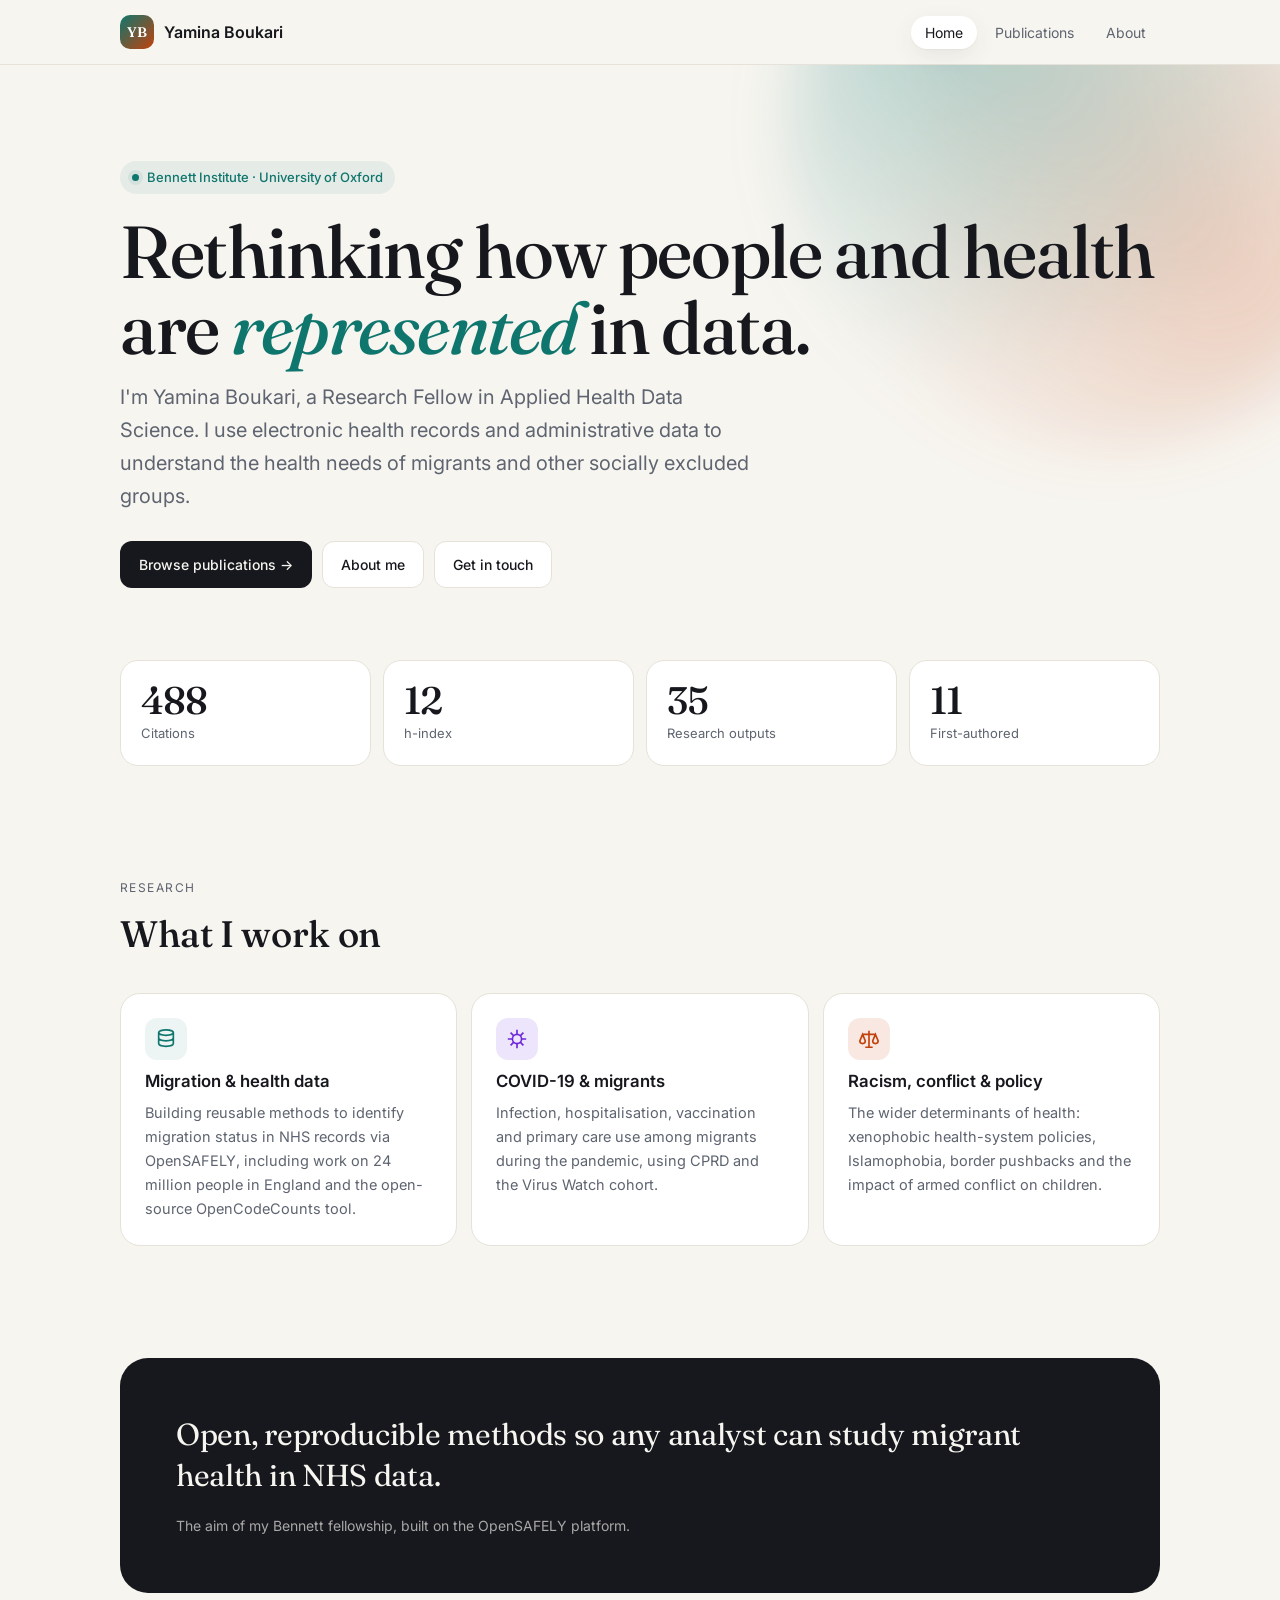
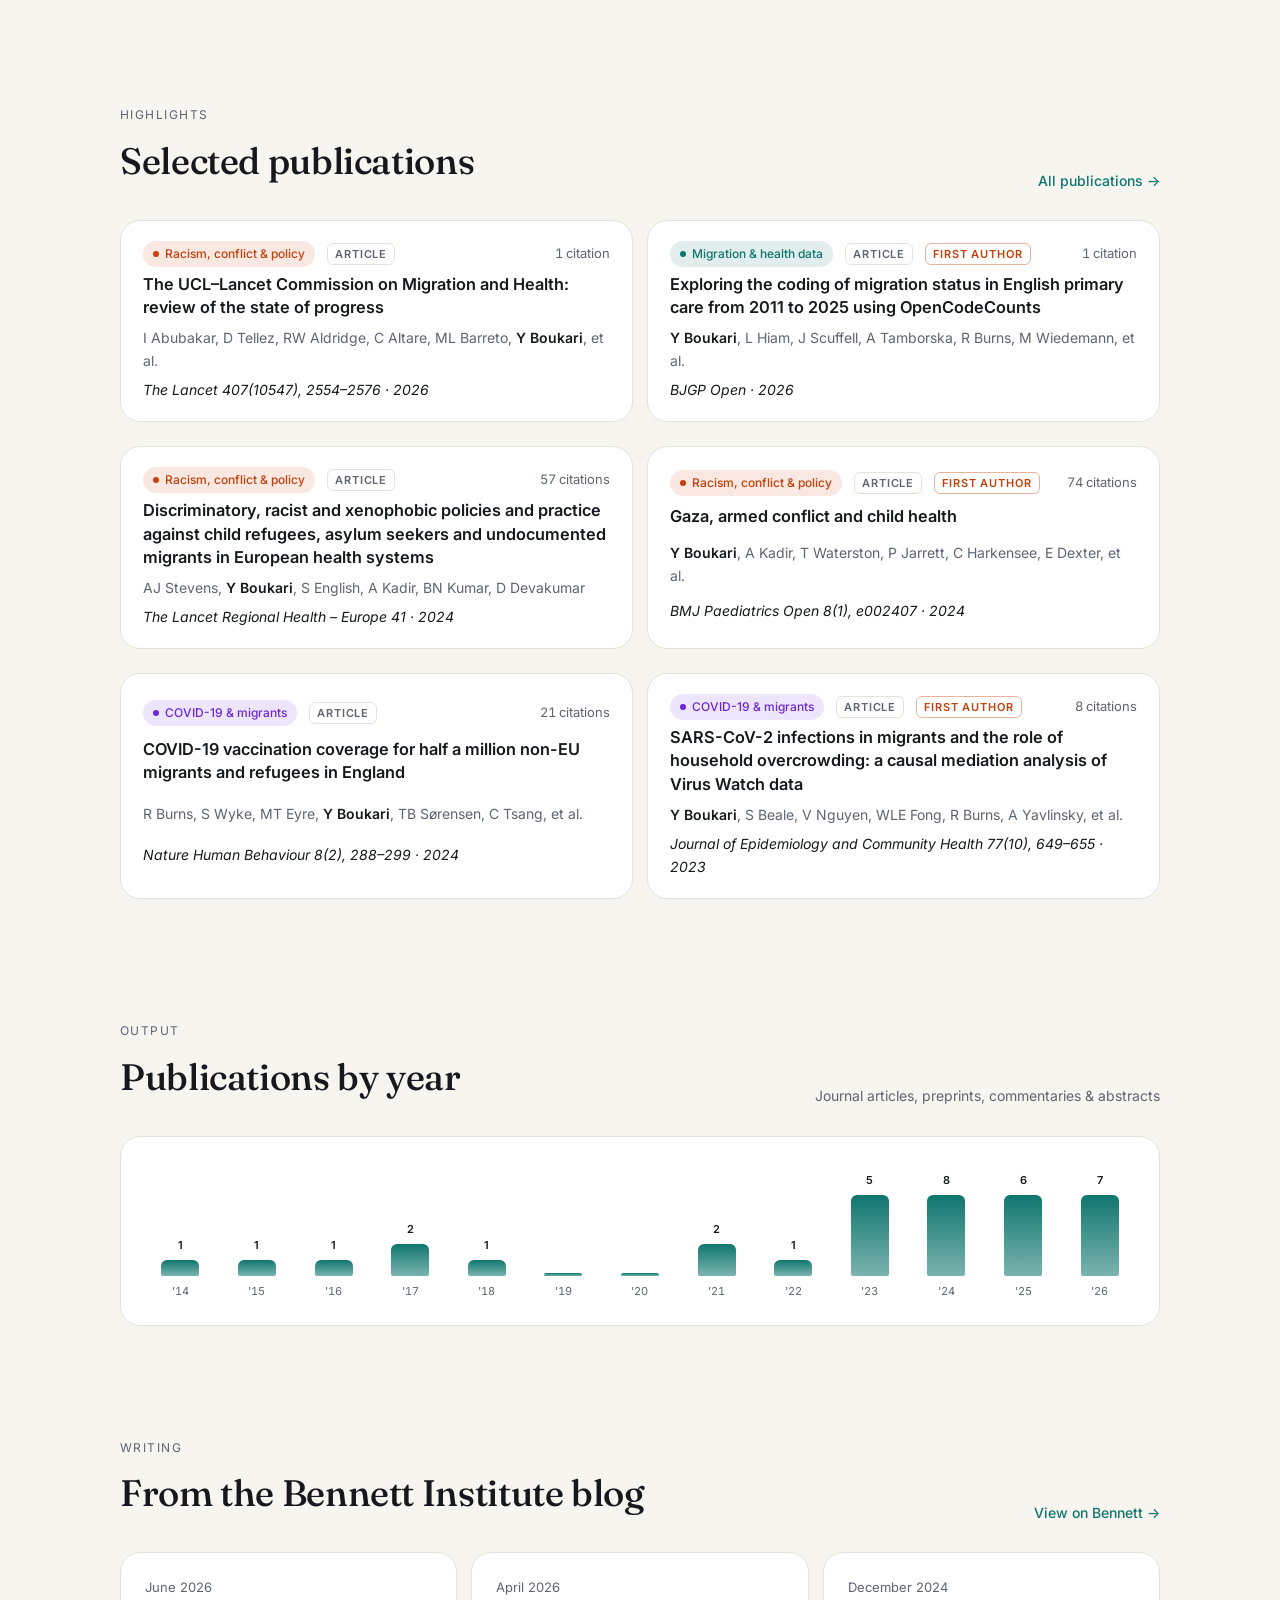
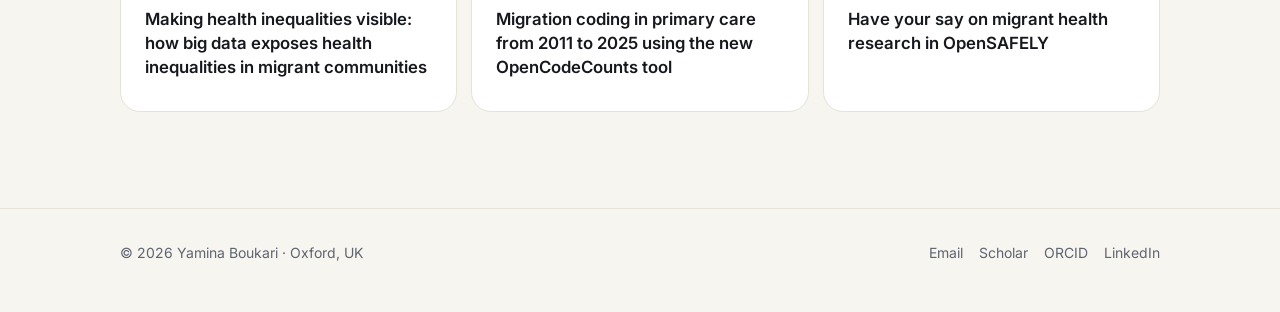
<file: index.html>
<!doctype html>
<html lang="en">
<head>
<meta charset="utf-8">
<meta name="viewport" content="width=device-width, initial-scale=1">
<link rel="preconnect" href="https://fonts.googleapis.com">
<link rel="preconnect" href="https://fonts.gstatic.com" crossorigin>
<link href="https://fonts.googleapis.com/css2?family=Fraunces:ital,opsz,wght@0,9..144,400;0,9..144,500;1,9..144,400;1,9..144,500&family=Inter:wght@400;500;600&display=swap" rel="stylesheet">
<link rel="stylesheet" href="styles.css">
<noscript><style>.reveal{opacity:1;transform:none}</style></noscript>
<title>Dr Yamina Boukari · Research Fellow, University of Oxford</title>
<meta name="description" content="Dr Yamina Boukari is a Research Fellow in Applied Health Data Science at the Bennett Institute, University of Oxford, researching migrant health and health inequalities using electronic health records.">
<meta name="author" content="Yamina Boukari">
<link rel="canonical" href="https://yaminaboukari.com/">
<link rel="icon" href="favicon.svg" type="image/svg+xml">
<link rel="icon" href="favicon-32.png" sizes="32x32" type="image/png">
<link rel="apple-touch-icon" href="apple-touch-icon.png">
<meta name="theme-color" content="#0f766e">
<meta property="og:type" content="profile">
<meta property="og:site_name" content="Yamina Boukari">
<meta property="og:title" content="Dr Yamina Boukari · Research Fellow, University of Oxford">
<meta property="og:description" content="Dr Yamina Boukari is a Research Fellow in Applied Health Data Science at the Bennett Institute, University of Oxford, researching migrant health and health inequalities using electronic health records.">
<meta property="og:url" content="https://yaminaboukari.com/">
<meta property="og:image" content="https://yaminaboukari.com/og-image.png">
<meta property="og:image:width" content="1200">
<meta property="og:image:height" content="630">
<meta name="twitter:card" content="summary_large_image">
<script type="application/ld+json">
{
 "@context": "https://schema.org",
 "@type": "Person",
 "@id": "https://yaminaboukari.com/#person",
 "name": "Yamina Boukari",
 "honorificPrefix": "Dr",
 "url": "https://yaminaboukari.com/",
 "image": "https://yaminaboukari.com/og-image.png",
 "jobTitle": "Research Fellow in Applied Health Data Science",
 "email": "mailto:yamina.boukari@jesus.ox.ac.uk",
 "worksFor": [
  {
   "@type": "Organization",
   "name": "Bennett Institute for Applied Data Science, University of Oxford",
   "url": "https://www.bennett.ox.ac.uk/"
  },
  {
   "@type": "CollegeOrUniversity",
   "name": "Jesus College, University of Oxford",
   "url": "https://www.jesus.ox.ac.uk/"
  }
 ],
 "alumniOf": [
  {
   "@type": "CollegeOrUniversity",
   "name": "University College London"
  },
  {
   "@type": "CollegeOrUniversity",
   "name": "University of Nottingham"
  }
 ],
 "knowsAbout": [
  "Migrant health",
  "Health inequalities",
  "Inclusion health",
  "Electronic health records",
  "Causal inference",
  "Open science",
  "OpenSAFELY",
  "Public health data science"
 ],
 "knowsLanguage": [
  "English",
  "Arabic"
 ],
 "identifier": {
  "@type": "PropertyValue",
  "propertyID": "ORCID",
  "value": "0000-0002-9171-6922"
 },
 "sameAs": [
  "https://orcid.org/0000-0002-9171-6922",
  "https://scholar.google.com/citations?user=hKmk0z4AAAAJ",
  "https://www.linkedin.com/in/yaminaboukari/",
  "https://www.researchgate.net/profile/Yamina-Boukari",
  "https://www.bennett.ox.ac.uk/about-us/yamina-boukari/",
  "https://www.jesus.ox.ac.uk/about-jesus-college/our-community/people/dr-yamina-boukari/"
 ]
}
</script>
</head>
<body data-page="home">
<header class="hero">
  <div class="wrap">
    <span class="eyebrow">Bennett Institute · University of Oxford</span>
    <h1 class="serif">Rethinking how people and health are <em>represented</em> in data.</h1>
    <p class="lead">I'm Yamina Boukari, a Research Fellow in Applied Health Data Science. I use electronic health records and administrative data to understand the health needs of migrants and other socially excluded groups.</p>
    <div class="btns">
      <a class="btn primary" href="publications.html">Browse publications →</a>
      <a class="btn" href="about.html">About me</a>
      <a class="btn" href="mailto:yamina.boukari@jesus.ox.ac.uk">Get in touch</a>
    </div>
  </div>
</header>

<main class="wrap">
  <section style="padding-top:0">
    <div class="stats" id="stats"><!-- build:stats -->
<div class="stat reveal"><b data-n="488">488</b><span>Citations</span></div>
<div class="stat reveal"><b data-n="12">12</b><span>h-index</span></div>
<div class="stat reveal"><b data-n="35">35</b><span>Research outputs</span></div>
<div class="stat reveal"><b data-n="11">11</b><span>First-authored</span></div>
<!-- /build:stats --></div>
  </section>

  <section>
    <div class="sec-head"><div><p class="kicker">Research</p><h2>What I work on</h2></div></div>
    <div class="grid g3">
      <div class="card lift reveal">
        <div class="icon"><svg viewBox="0 0 24 24" fill="none" stroke="currentColor" stroke-width="1.8"><ellipse cx="12" cy="5" rx="8" ry="3"/><path d="M4 5v6c0 1.7 3.6 3 8 3s8-1.3 8-3V5M4 11v6c0 1.7 3.6 3 8 3s8-1.3 8-3v-6"/></svg></div>
        <h3>Migration &amp; health data</h3>
        <p>Building reusable methods to identify migration status in NHS records via OpenSAFELY, including work on 24 million people in England and the open-source OpenCodeCounts tool.</p>
      </div>
      <div class="card lift reveal">
        <div class="icon" style="color:var(--t-covid);background:color-mix(in srgb,var(--t-covid) 12%,transparent)"><svg viewBox="0 0 24 24" fill="none" stroke="currentColor" stroke-width="1.8"><circle cx="12" cy="12" r="5"/><path d="M12 2v5M12 17v5M2 12h5M17 12h5M5 5l3.5 3.5M15.5 15.5 19 19M5 19l3.5-3.5M15.5 8.5 19 5"/></svg></div>
        <h3>COVID-19 &amp; migrants</h3>
        <p>Infection, hospitalisation, vaccination and primary care use among migrants during the pandemic, using CPRD and the Virus Watch cohort.</p>
      </div>
      <div class="card lift reveal">
        <div class="icon" style="color:var(--t-justice);background:color-mix(in srgb,var(--t-justice) 12%,transparent)"><svg viewBox="0 0 24 24" fill="none" stroke="currentColor" stroke-width="1.8"><path d="M12 3v18M5 7h14M5 7l-3 7a3 3 0 0 0 6 0L5 7ZM19 7l-3 7a3 3 0 0 0 6 0l-3-7ZM8 21h8"/></svg></div>
        <h3>Racism, conflict &amp; policy</h3>
        <p>The wider determinants of health: xenophobic health-system policies, Islamophobia, border pushbacks and the impact of armed conflict on children.</p>
      </div>
    </div>
  </section>

  <section>
    <div class="band reveal">
      <p>Open, reproducible methods so any analyst can study migrant health in NHS data.</p>
      <small>The aim of my Bennett fellowship, built on the OpenSAFELY platform.</small>
    </div>
  </section>

  <section>
    <div class="sec-head"><div><p class="kicker">Highlights</p><h2>Selected publications</h2></div><a class="link" href="publications.html">All publications →</a></div>
    <div class="grid g2" id="featured"><!-- build:featured -->
<article class="card lift pub reveal">
  <div class="meta"><span class="tag t-justice">Racism, conflict & policy</span><span class="type">Article</span><span class="cites">1 citation</span></div>
  <a class="title" href="https://doi.org/10.1016/s0140-6736(26)00494-0" target="_blank" rel="noopener">The UCL–Lancet Commission on Migration and Health: review of the state of progress</a>
  <div class="authors">I Abubakar, D Tellez, RW Aldridge, C Altare, ML Barreto, <b>Y Boukari</b>, et al.</div>
  <div class="venue">The Lancet 407(10547), 2554–2576 · 2026</div>
</article>
<article class="card lift pub reveal">
  <div class="meta"><span class="tag t-data">Migration & health data</span><span class="type">Article</span><span class="type first">First author</span><span class="cites">1 citation</span></div>
  <a class="title" href="https://doi.org/10.3399/BJGPO.2025.0138" target="_blank" rel="noopener">Exploring the coding of migration status in English primary care from 2011 to 2025 using OpenCodeCounts</a>
  <div class="authors"><b>Y Boukari</b>, L Hiam, J Scuffell, A Tamborska, R Burns, M Wiedemann, et al.</div>
  <div class="venue">BJGP Open · 2026</div>
</article>
<article class="card lift pub reveal">
  <div class="meta"><span class="tag t-justice">Racism, conflict & policy</span><span class="type">Article</span><span class="cites">57 citations</span></div>
  <a class="title" href="https://doi.org/10.1016/j.lanepe.2023.100834" target="_blank" rel="noopener">Discriminatory, racist and xenophobic policies and practice against child refugees, asylum seekers and undocumented migrants in European health systems</a>
  <div class="authors">AJ Stevens, <b>Y Boukari</b>, S English, A Kadir, BN Kumar, D Devakumar</div>
  <div class="venue">The Lancet Regional Health – Europe 41 · 2024</div>
</article>
<article class="card lift pub reveal">
  <div class="meta"><span class="tag t-justice">Racism, conflict & policy</span><span class="type">Article</span><span class="type first">First author</span><span class="cites">74 citations</span></div>
  <a class="title" href="https://doi.org/10.1136/bmjpo-2023-002407" target="_blank" rel="noopener">Gaza, armed conflict and child health</a>
  <div class="authors"><b>Y Boukari</b>, A Kadir, T Waterston, P Jarrett, C Harkensee, E Dexter, et al.</div>
  <div class="venue">BMJ Paediatrics Open 8(1), e002407 · 2024</div>
</article>
<article class="card lift pub reveal">
  <div class="meta"><span class="tag t-covid">COVID-19 & migrants</span><span class="type">Article</span><span class="cites">21 citations</span></div>
  <a class="title" href="https://doi.org/10.1038/s41562-023-01768-6" target="_blank" rel="noopener">COVID-19 vaccination coverage for half a million non-EU migrants and refugees in England</a>
  <div class="authors">R Burns, S Wyke, MT Eyre, <b>Y Boukari</b>, TB Sørensen, C Tsang, et al.</div>
  <div class="venue">Nature Human Behaviour 8(2), 288–299 · 2024</div>
</article>
<article class="card lift pub reveal">
  <div class="meta"><span class="tag t-covid">COVID-19 & migrants</span><span class="type">Article</span><span class="type first">First author</span><span class="cites">8 citations</span></div>
  <a class="title" href="https://doi.org/10.1136/jech-2022-220251" target="_blank" rel="noopener">SARS-CoV-2 infections in migrants and the role of household overcrowding: a causal mediation analysis of Virus Watch data</a>
  <div class="authors"><b>Y Boukari</b>, S Beale, V Nguyen, WLE Fong, R Burns, A Yavlinsky, et al.</div>
  <div class="venue">Journal of Epidemiology and Community Health 77(10), 649–655 · 2023</div>
</article>
<!-- /build:featured --></div>
  </section>

  <section>
    <div class="sec-head"><div><p class="kicker">Output</p><h2>Publications by year</h2></div><span class="count">Journal articles, preprints, commentaries &amp; abstracts</span></div>
    <div class="card"><div class="bars" id="bars"></div></div>
  </section>

  <section>
    <div class="sec-head"><div><p class="kicker">Writing</p><h2>From the Bennett Institute blog</h2></div><a class="link" href="https://www.bennett.ox.ac.uk/about-us/yamina-boukari/" target="_blank" rel="noopener">View on Bennett →</a></div>
    <div class="grid g3">
      <a class="card reveal" href="https://www.bennett.ox.ac.uk/about-us/yamina-boukari/" target="_blank" rel="noopener"><div class="meta">June 2026</div><h3>Making health inequalities visible: how big data exposes health inequalities in migrant communities</h3></a>
      <a class="card reveal" href="https://www.bennett.ox.ac.uk/about-us/yamina-boukari/" target="_blank" rel="noopener"><div class="meta">April 2026</div><h3>Migration coding in primary care from 2011 to 2025 using the new OpenCodeCounts tool</h3></a>
      <a class="card reveal" href="https://www.bennett.ox.ac.uk/about-us/yamina-boukari/" target="_blank" rel="noopener"><div class="meta">December 2024</div><h3>Have your say on migrant health research in OpenSAFELY</h3></a>
    </div>
  </section>
</main>

<script src="data.js"></script>
<script src="site.js"></script>
<script>
(() => {
  const S = SITE.stats, P = SITE.pubs;
  const first = P.filter(isFirst).length;
  document.getElementById("stats").innerHTML = [
    [S.citations, "Citations"], [S.hIndex, "h-index"], [P.length, "Research outputs"], [first, "First-authored"]
  ].map(([n, l]) => `<div class="stat reveal"><b data-n="${n}">0</b><span>${l}</span></div>`).join("");
  document.querySelectorAll("[data-n]").forEach(el => {
    const n = +el.dataset.n, t0 = performance.now();
    const step = t => { const k = Math.min(1, (t - t0) / 1200); el.textContent = Math.round(n * (1 - Math.pow(1 - k, 3))); if (k < 1) requestAnimationFrame(step); };
    requestAnimationFrame(step);
  });
  document.getElementById("featured").innerHTML = P.filter(p => p.featured).map(pubCard).join("");
  const years = {}; P.forEach(p => years[p.y] = (years[p.y] || 0) + 1);
  const ys = Object.keys(years).map(Number); const min = Math.min(...ys), max = Math.max(...ys);
  const top = Math.max(...Object.values(years)); let html = "";
  for (let y = min; y <= max; y++) { const n = years[y] || 0; html += `<div class="bar" title="${n} in ${y}"><em>${n || ""}</em><i style="height:${n / top * 100}%"></i><span>'${String(y).slice(2)}</span></div>`; }
  document.getElementById("bars").innerHTML = html;
  observeReveal();
})();
</script>
</body>
</html>
</file>
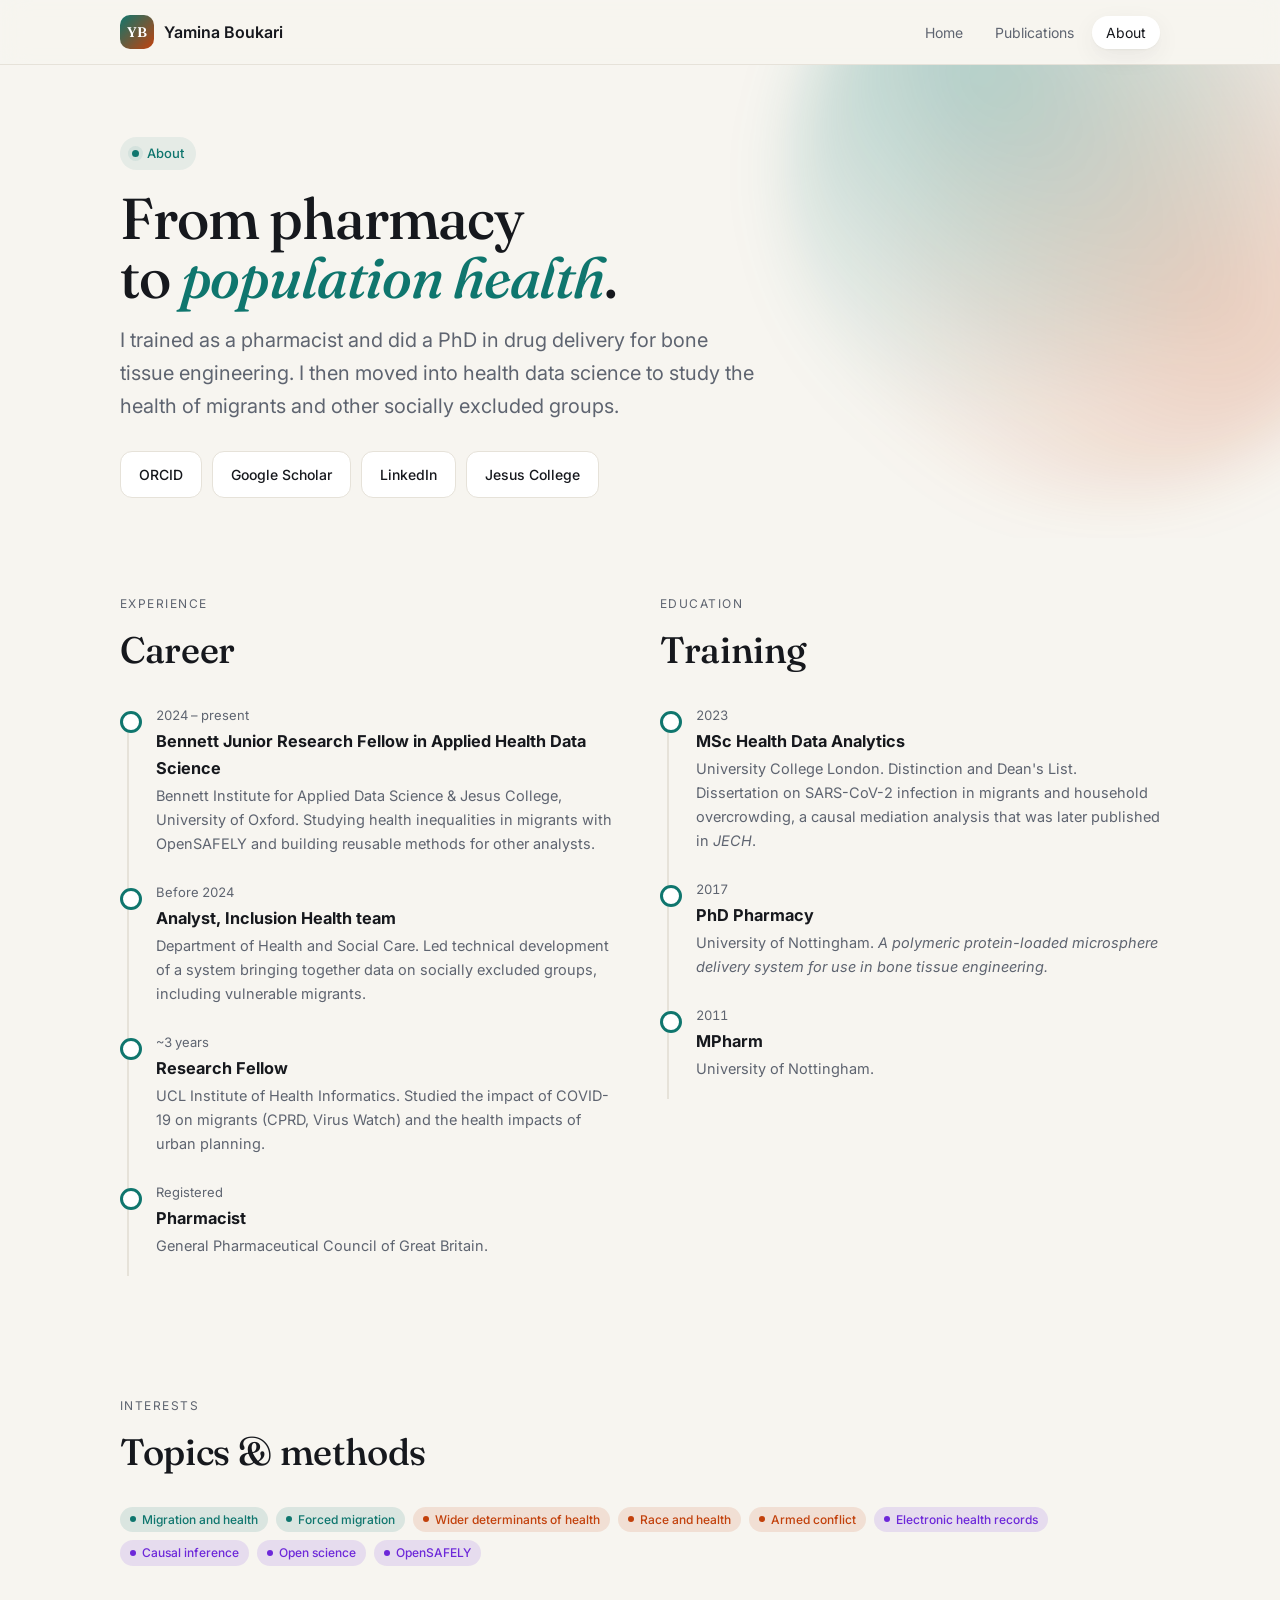
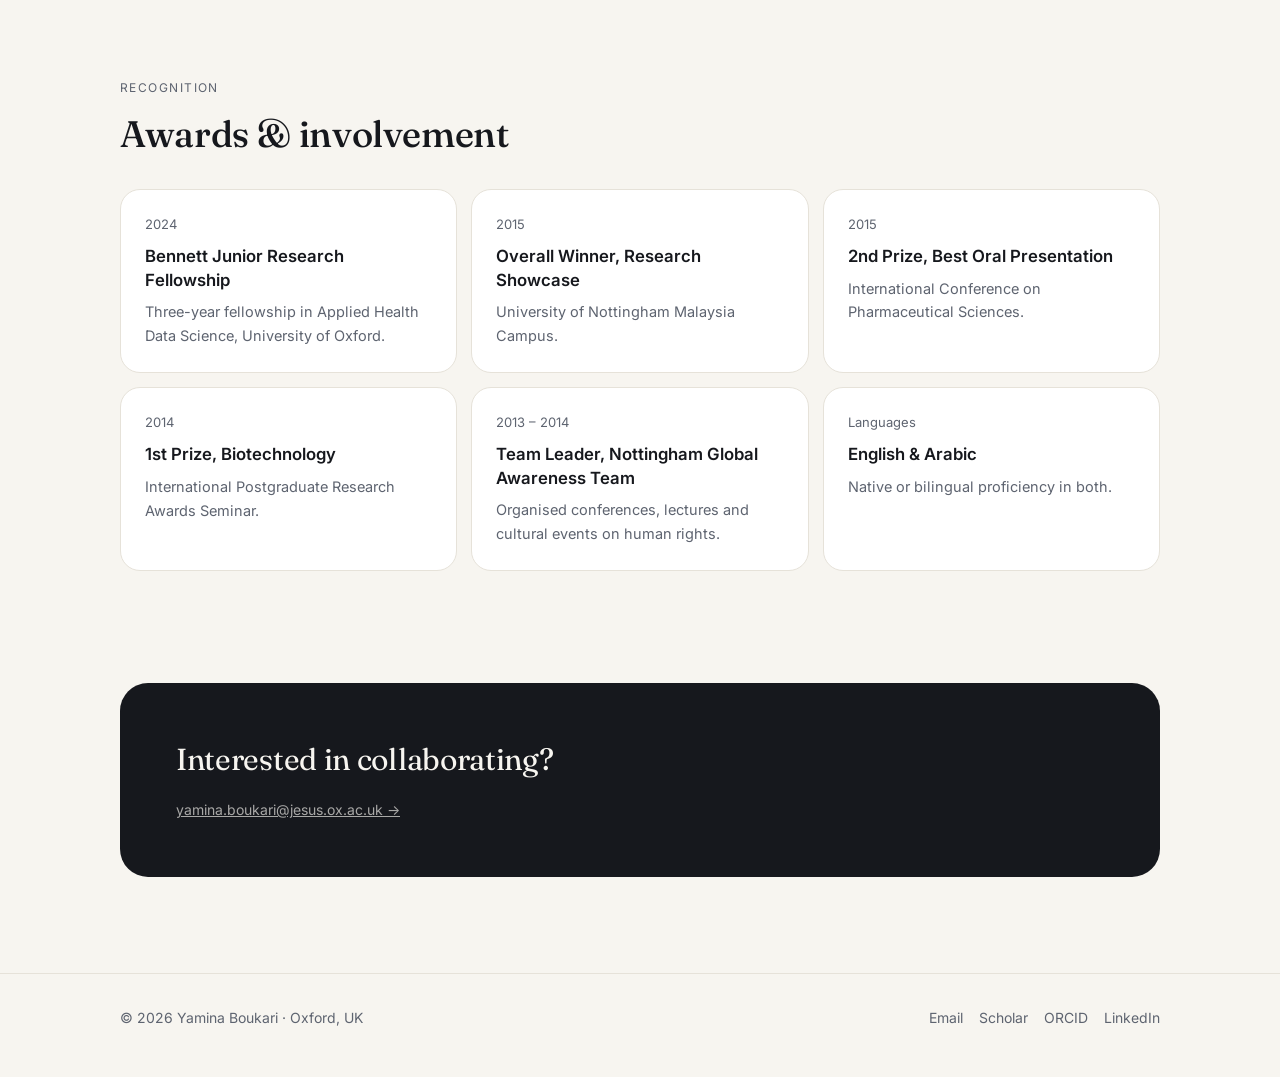
<file: about.html>
<!doctype html>
<html lang="en">
<head>
<meta charset="utf-8">
<meta name="viewport" content="width=device-width, initial-scale=1">
<link rel="preconnect" href="https://fonts.googleapis.com">
<link rel="preconnect" href="https://fonts.gstatic.com" crossorigin>
<link href="https://fonts.googleapis.com/css2?family=Fraunces:ital,opsz,wght@0,9..144,400;0,9..144,500;1,9..144,400;1,9..144,500&family=Inter:wght@400;500;600&display=swap" rel="stylesheet">
<link rel="stylesheet" href="styles.css">
<noscript><style>.reveal{opacity:1;transform:none}</style></noscript>
<title>About · Dr Yamina Boukari</title>
<meta name="description" content="Career, education and awards of Dr Yamina Boukari: pharmacist, PhD (Nottingham), MSc Health Data Analytics (UCL), now Research Fellow at the University of Oxford.">
<meta name="author" content="Yamina Boukari">
<link rel="canonical" href="https://yaminaboukari.com/about.html">
<link rel="icon" href="favicon.svg" type="image/svg+xml">
<link rel="icon" href="favicon-32.png" sizes="32x32" type="image/png">
<link rel="apple-touch-icon" href="apple-touch-icon.png">
<meta name="theme-color" content="#0f766e">
<meta property="og:type" content="profile">
<meta property="og:site_name" content="Yamina Boukari">
<meta property="og:title" content="About · Dr Yamina Boukari">
<meta property="og:description" content="Career, education and awards of Dr Yamina Boukari: pharmacist, PhD (Nottingham), MSc Health Data Analytics (UCL), now Research Fellow at the University of Oxford.">
<meta property="og:url" content="https://yaminaboukari.com/about.html">
<meta property="og:image" content="https://yaminaboukari.com/og-image.png">
<meta property="og:image:width" content="1200">
<meta property="og:image:height" content="630">
<meta name="twitter:card" content="summary_large_image">
<script type="application/ld+json">
{
 "@context": "https://schema.org",
 "@type": "Person",
 "@id": "https://yaminaboukari.com/#person",
 "name": "Yamina Boukari",
 "honorificPrefix": "Dr",
 "url": "https://yaminaboukari.com/",
 "image": "https://yaminaboukari.com/og-image.png",
 "jobTitle": "Research Fellow in Applied Health Data Science",
 "email": "mailto:yamina.boukari@jesus.ox.ac.uk",
 "worksFor": [
  {
   "@type": "Organization",
   "name": "Bennett Institute for Applied Data Science, University of Oxford",
   "url": "https://www.bennett.ox.ac.uk/"
  },
  {
   "@type": "CollegeOrUniversity",
   "name": "Jesus College, University of Oxford",
   "url": "https://www.jesus.ox.ac.uk/"
  }
 ],
 "alumniOf": [
  {
   "@type": "CollegeOrUniversity",
   "name": "University College London"
  },
  {
   "@type": "CollegeOrUniversity",
   "name": "University of Nottingham"
  }
 ],
 "knowsAbout": [
  "Migrant health",
  "Health inequalities",
  "Inclusion health",
  "Electronic health records",
  "Causal inference",
  "Open science",
  "OpenSAFELY",
  "Public health data science"
 ],
 "knowsLanguage": [
  "English",
  "Arabic"
 ],
 "identifier": {
  "@type": "PropertyValue",
  "propertyID": "ORCID",
  "value": "0000-0002-9171-6922"
 },
 "sameAs": [
  "https://orcid.org/0000-0002-9171-6922",
  "https://scholar.google.com/citations?user=hKmk0z4AAAAJ",
  "https://www.linkedin.com/in/yaminaboukari/",
  "https://www.researchgate.net/profile/Yamina-Boukari",
  "https://www.bennett.ox.ac.uk/about-us/yamina-boukari/",
  "https://www.jesus.ox.ac.uk/about-jesus-college/our-community/people/dr-yamina-boukari/"
 ]
}
</script>
</head>
<body data-page="about">
<header class="hero" style="padding:72px 0 40px">
  <div class="wrap">
    <span class="eyebrow">About</span>
    <h1 class="serif" style="font-size:clamp(2.4rem,5vw,3.6rem)">From pharmacy<br>to <em>population health</em>.</h1>
    <p class="lead">I trained as a pharmacist and did a PhD in drug delivery for bone tissue engineering. I then moved into health data science to study the health of migrants and other socially excluded groups.</p>
    <div class="btns">
      <a class="btn" href="https://orcid.org/0000-0002-9171-6922" target="_blank" rel="noopener">ORCID</a>
      <a class="btn" href="https://scholar.google.com/citations?user=hKmk0z4AAAAJ&hl=en" target="_blank" rel="noopener">Google Scholar</a>
      <a class="btn" href="https://www.linkedin.com/in/yaminaboukari/" target="_blank" rel="noopener">LinkedIn</a>
      <a class="btn" href="https://www.jesus.ox.ac.uk/about-jesus-college/our-community/people/dr-yamina-boukari/" target="_blank" rel="noopener">Jesus College</a>
    </div>
  </div>
</header>
<main class="wrap">
  <section class="grid g2" style="gap:40px;align-items:start">
    <div>
      <p class="kicker">Experience</p><h2 style="margin-bottom:24px">Career</h2>
      <ul class="tl">
        <li class="reveal"><div class="when">2024 – present</div><h4>Bennett Junior Research Fellow in Applied Health Data Science</h4><p>Bennett Institute for Applied Data Science &amp; Jesus College, University of Oxford. Studying health inequalities in migrants with OpenSAFELY and building reusable methods for other analysts.</p></li>
        <li class="reveal"><div class="when">Before 2024</div><h4>Analyst, Inclusion Health team</h4><p>Department of Health and Social Care. Led technical development of a system bringing together data on socially excluded groups, including vulnerable migrants.</p></li>
        <li class="reveal"><div class="when">~3 years</div><h4>Research Fellow</h4><p>UCL Institute of Health Informatics. Studied the impact of COVID-19 on migrants (CPRD, Virus Watch) and the health impacts of urban planning.</p></li>
        <li class="reveal"><div class="when">Registered</div><h4>Pharmacist</h4><p>General Pharmaceutical Council of Great Britain.</p></li>
      </ul>
    </div>
    <div>
      <p class="kicker">Education</p><h2 style="margin-bottom:24px">Training</h2>
      <ul class="tl">
        <li class="reveal"><div class="when">2023</div><h4>MSc Health Data Analytics</h4><p>University College London. Distinction and Dean's List. Dissertation on SARS-CoV-2 infection in migrants and household overcrowding, a causal mediation analysis that was later published in <i>JECH</i>.</p></li>
        <li class="reveal"><div class="when">2017</div><h4>PhD Pharmacy</h4><p>University of Nottingham. <i>A polymeric protein-loaded microsphere delivery system for use in bone tissue engineering.</i></p></li>
        <li class="reveal"><div class="when">2011</div><h4>MPharm</h4><p>University of Nottingham.</p></li>
      </ul>
    </div>
  </section>

  <section>
    <p class="kicker">Interests</p><h2 style="margin-bottom:24px">Topics &amp; methods</h2>
    <div class="chips" style="margin:0">
      <span class="tag t-data">Migration and health</span><span class="tag t-data">Forced migration</span><span class="tag t-justice">Wider determinants of health</span><span class="tag t-justice">Race and health</span><span class="tag t-justice">Armed conflict</span>
      <span class="tag t-covid">Electronic health records</span><span class="tag t-covid">Causal inference</span><span class="tag t-covid">Open science</span><span class="tag t-covid">OpenSAFELY</span>
    </div>
  </section>

  <section>
    <p class="kicker">Recognition</p><h2 style="margin-bottom:24px">Awards &amp; involvement</h2>
    <div class="grid g3">
      <div class="card reveal"><div class="meta">2024</div><h3>Bennett Junior Research Fellowship</h3><p>Three-year fellowship in Applied Health Data Science, University of Oxford.</p></div>
      <div class="card reveal"><div class="meta">2015</div><h3>Overall Winner, Research Showcase</h3><p>University of Nottingham Malaysia Campus.</p></div>
      <div class="card reveal"><div class="meta">2015</div><h3>2nd Prize, Best Oral Presentation</h3><p>International Conference on Pharmaceutical Sciences.</p></div>
      <div class="card reveal"><div class="meta">2014</div><h3>1st Prize, Biotechnology</h3><p>International Postgraduate Research Awards Seminar.</p></div>
      <div class="card reveal"><div class="meta">2013 – 2014</div><h3>Team Leader, Nottingham Global Awareness Team</h3><p>Organised conferences, lectures and cultural events on human rights.</p></div>
      <div class="card reveal"><div class="meta">Languages</div><h3>English &amp; Arabic</h3><p>Native or bilingual proficiency in both.</p></div>
    </div>
  </section>

  <section>
    <div class="band reveal">
      <p>Interested in collaborating?</p>
      <small><a href="mailto:yamina.boukari@jesus.ox.ac.uk" style="color:inherit">yamina.boukari@jesus.ox.ac.uk →</a></small>
    </div>
  </section>
</main>
<script src="data.js"></script>
<script src="site.js"></script>
</body>
</html>
</file>
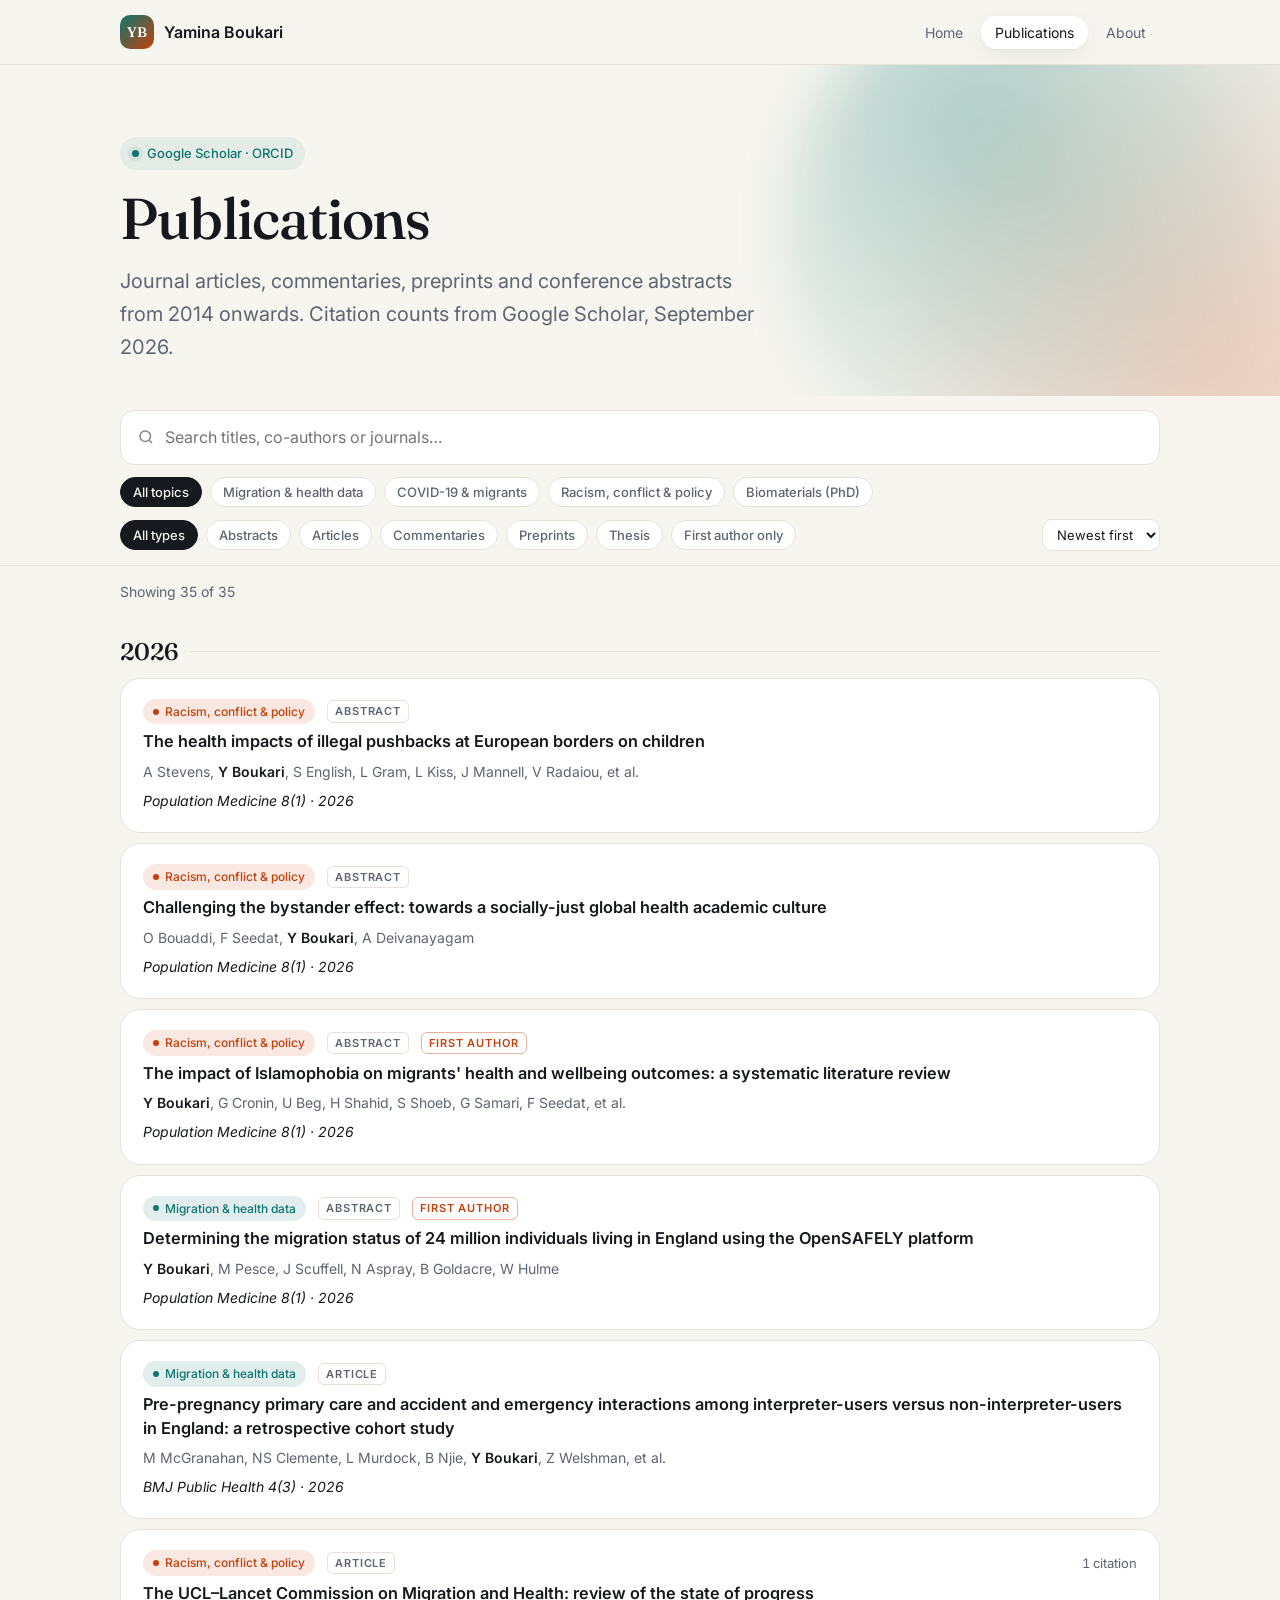
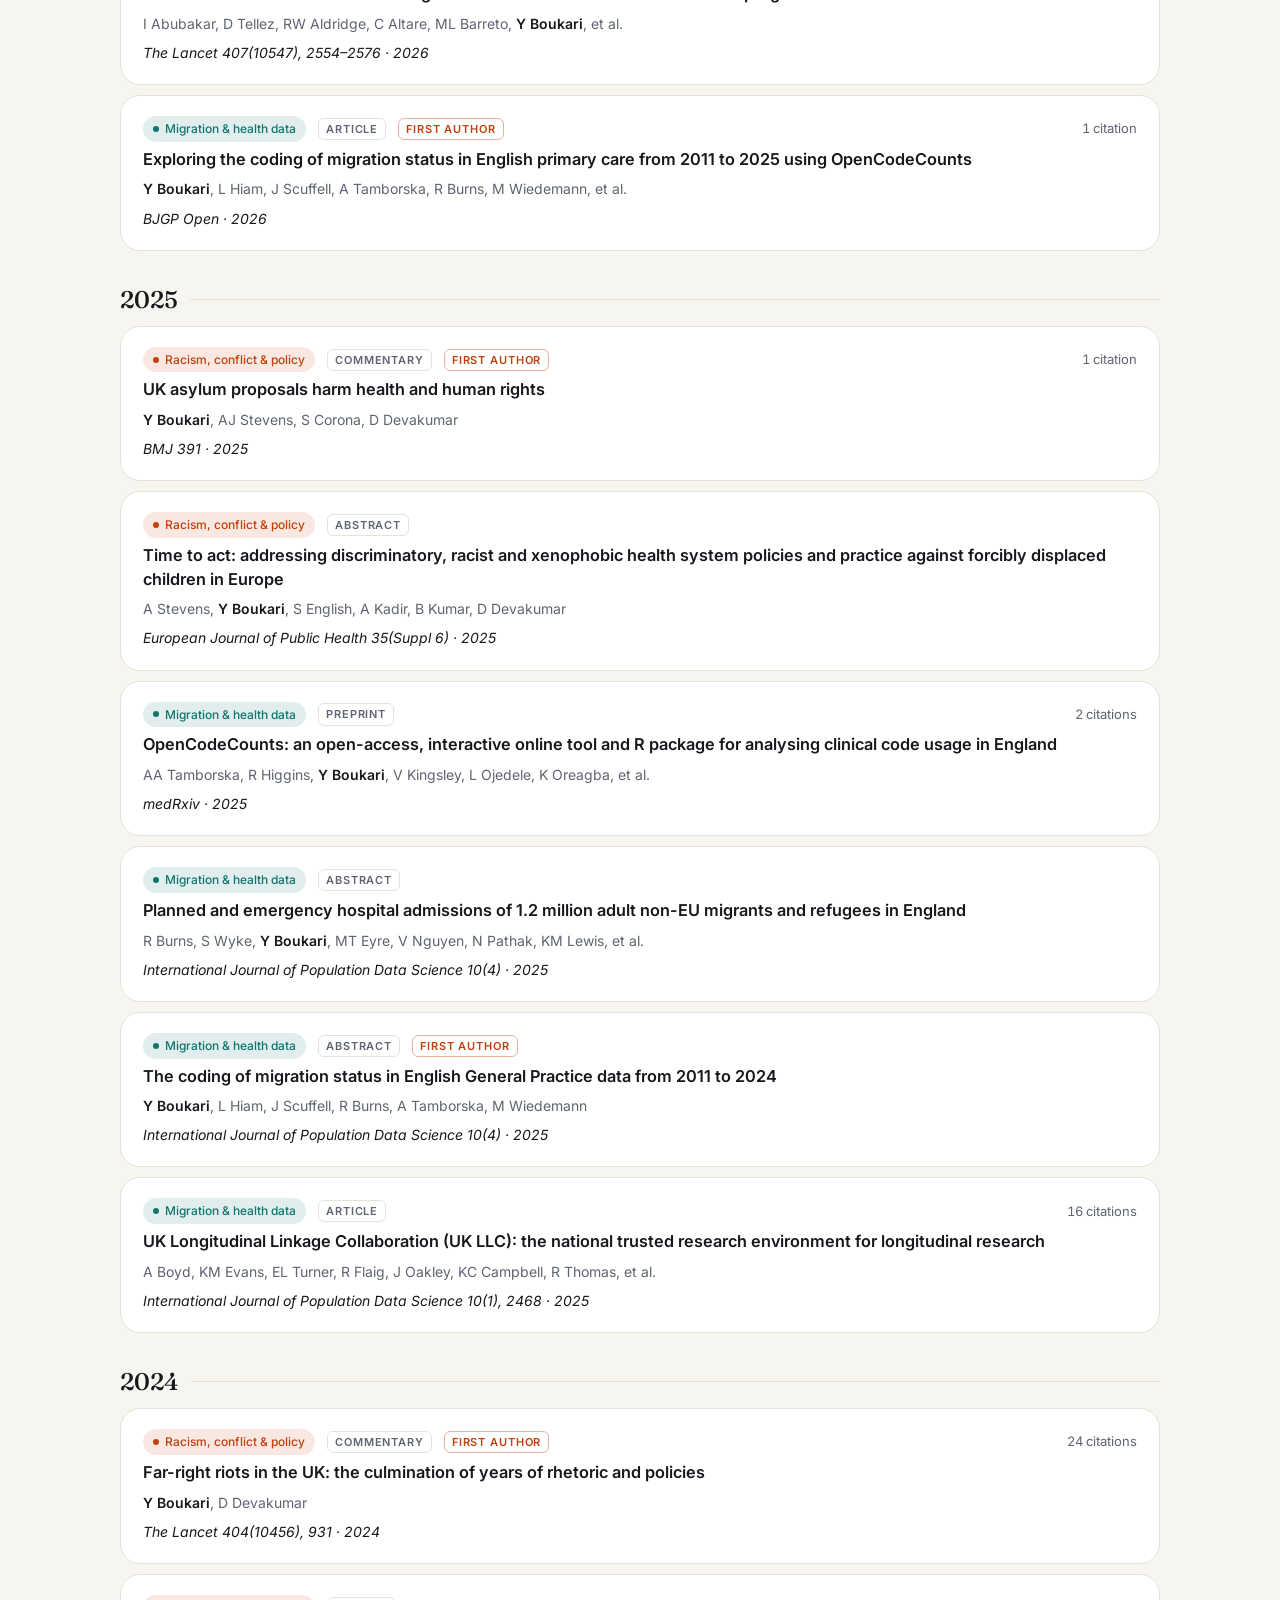
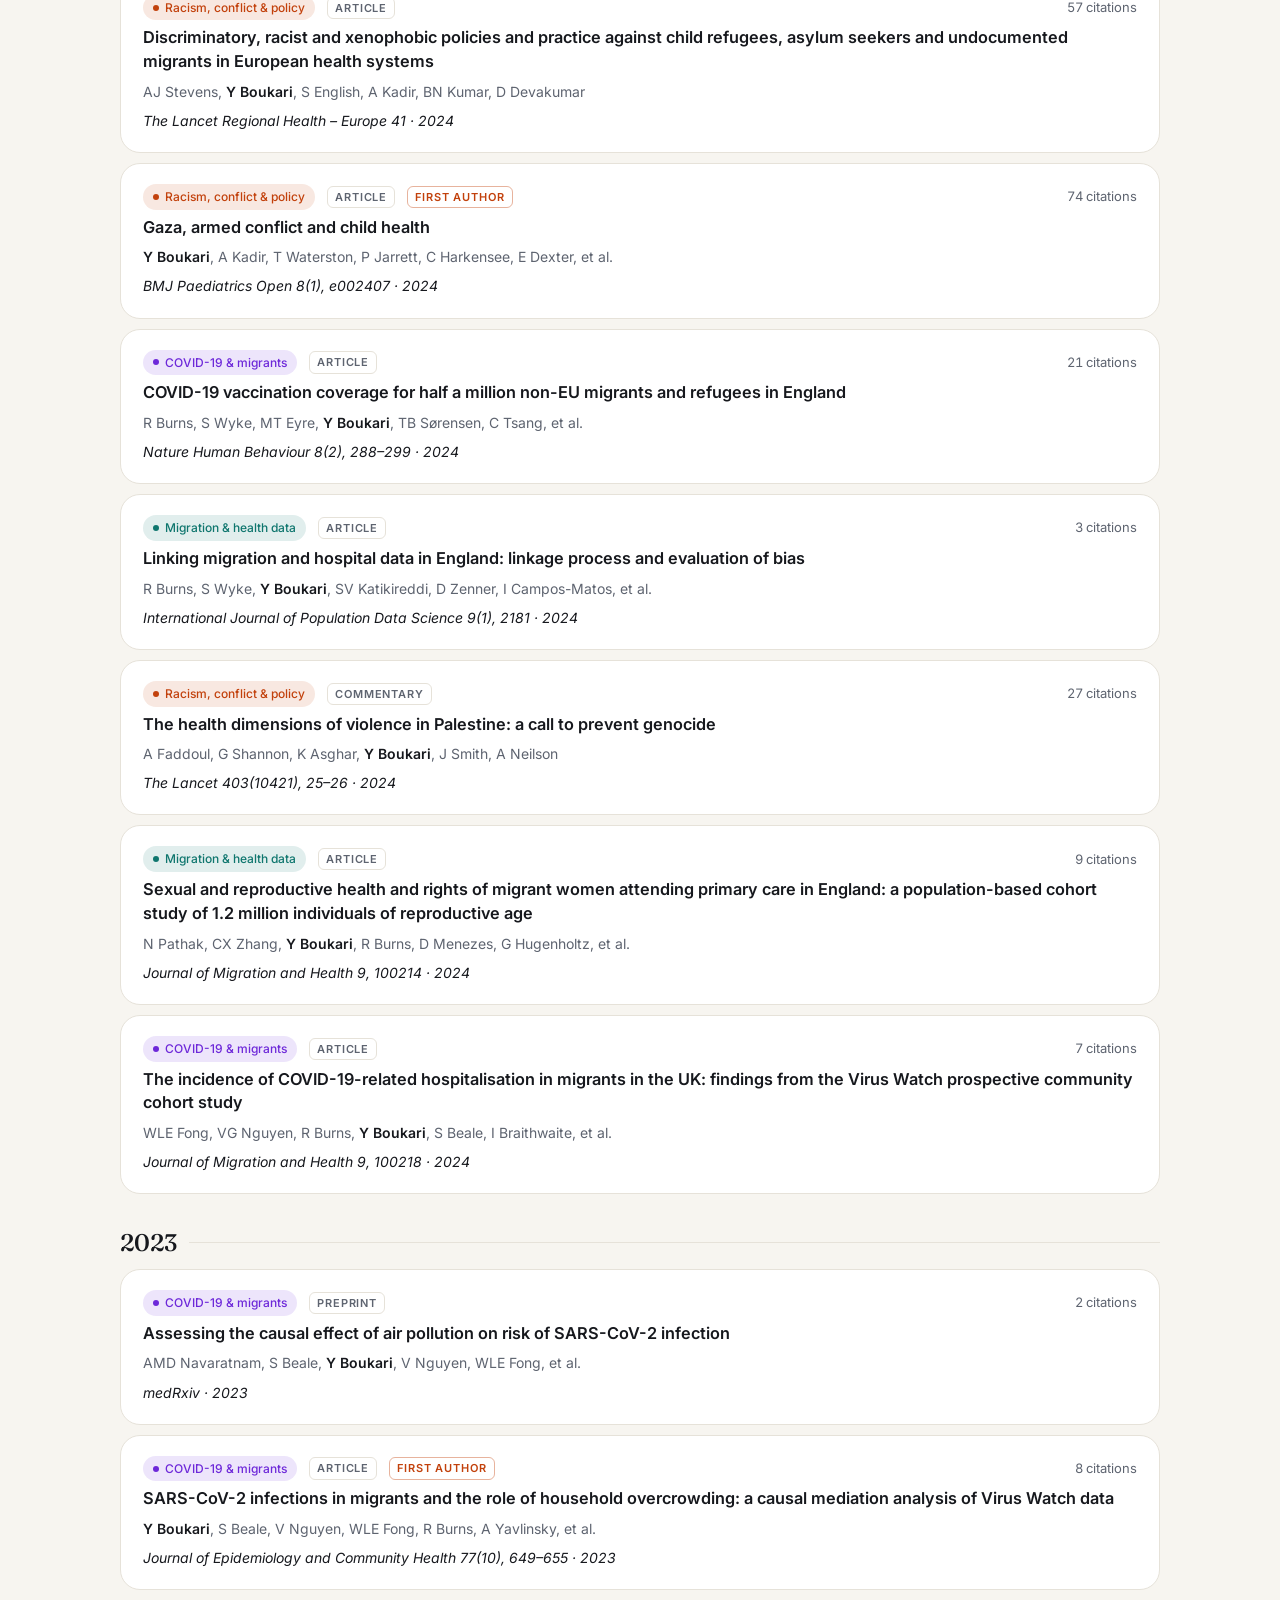
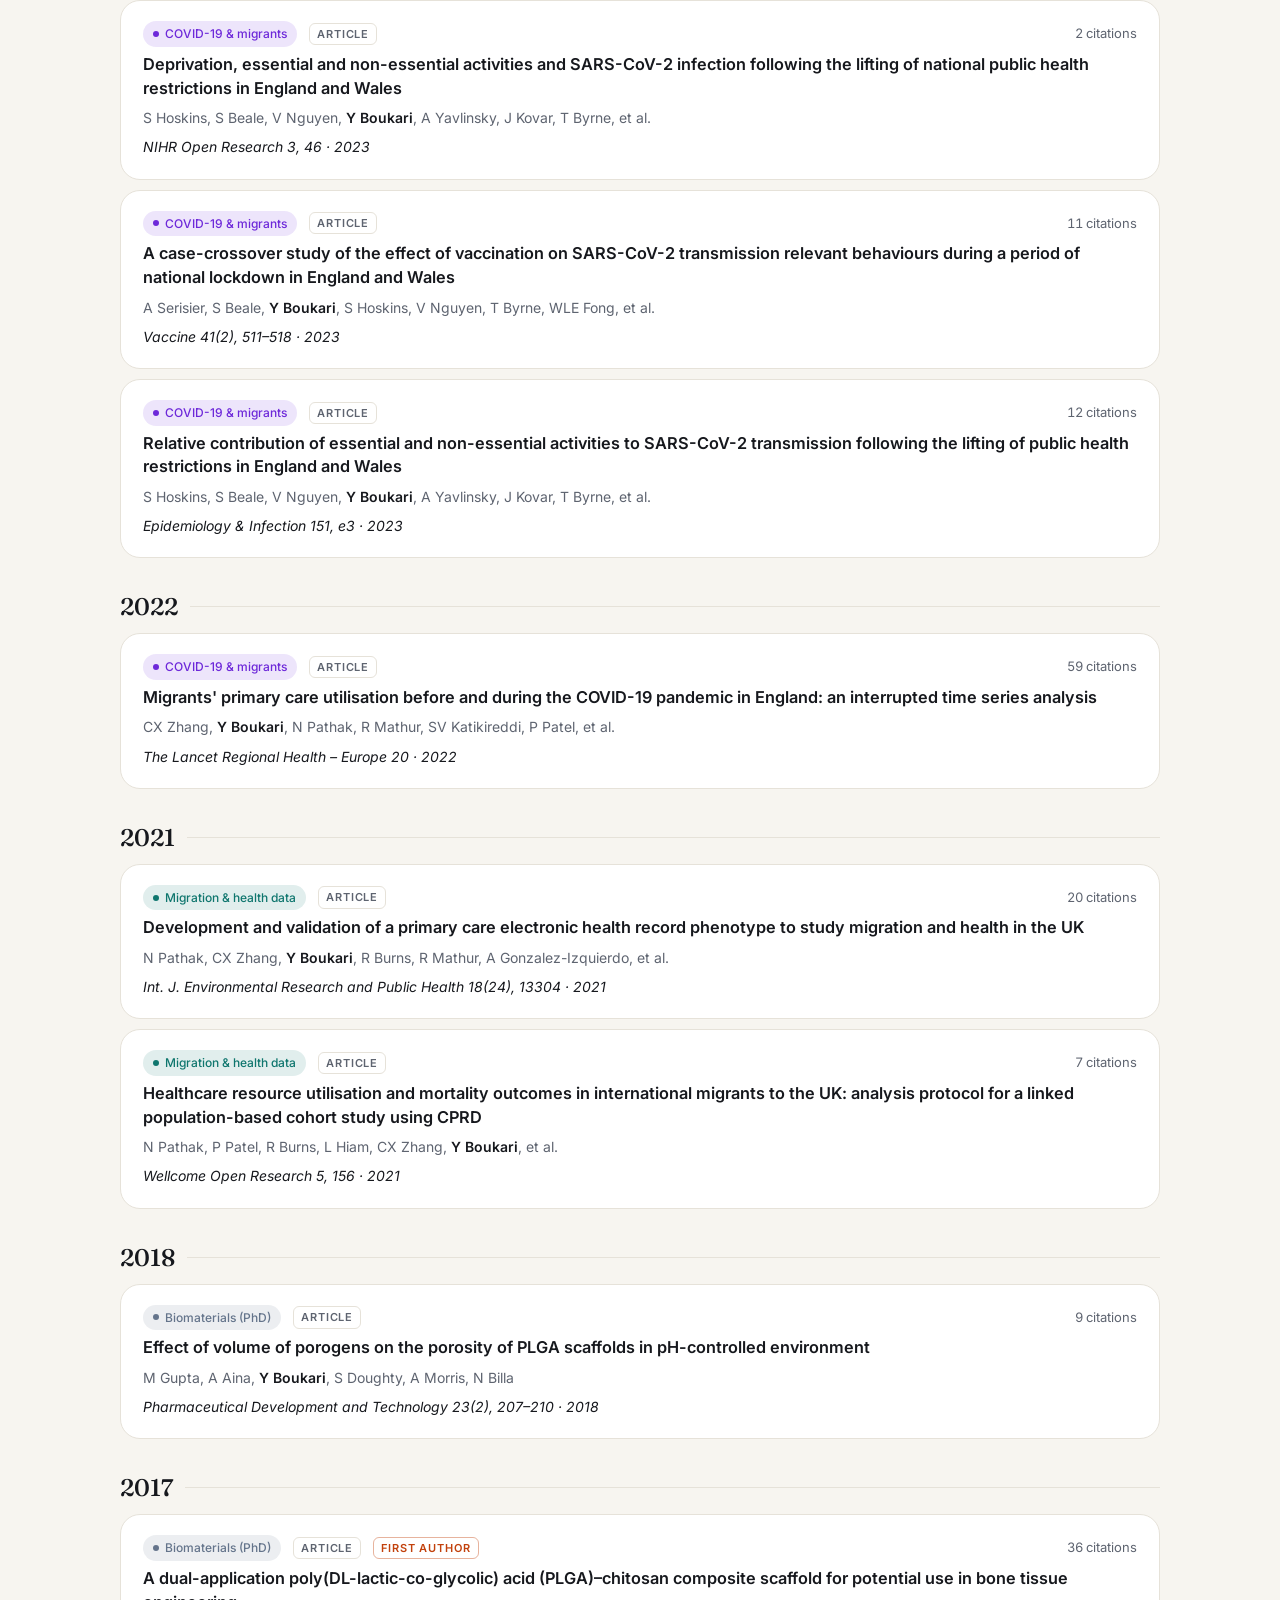
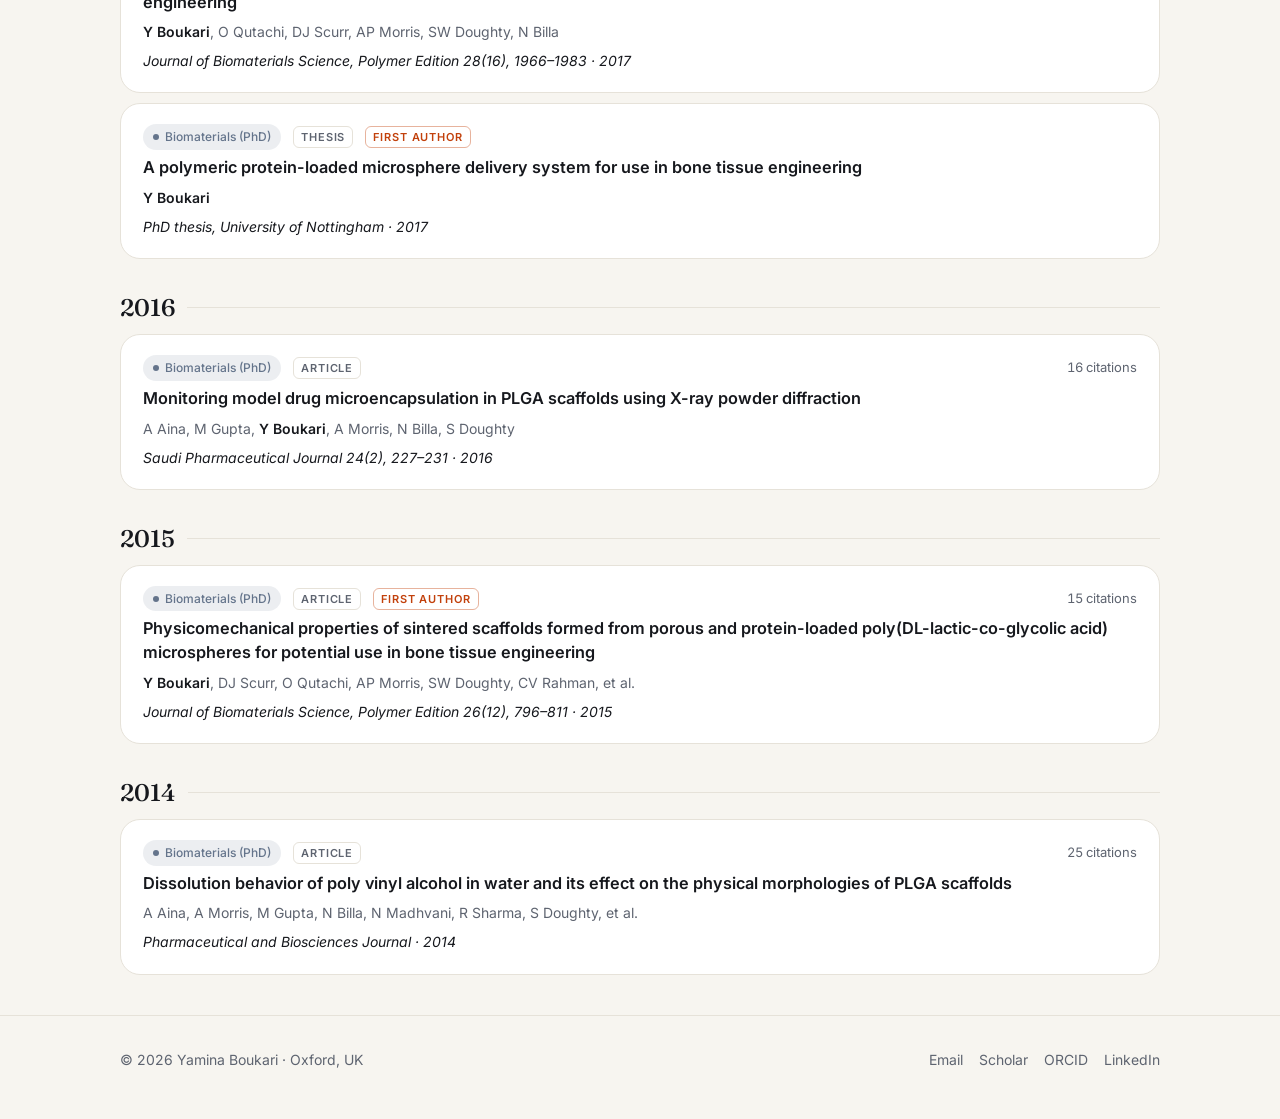
<file: publications.html>
<!doctype html>
<html lang="en">
<head>
<meta charset="utf-8">
<meta name="viewport" content="width=device-width, initial-scale=1">
<link rel="preconnect" href="https://fonts.googleapis.com">
<link rel="preconnect" href="https://fonts.gstatic.com" crossorigin>
<link href="https://fonts.googleapis.com/css2?family=Fraunces:ital,opsz,wght@0,9..144,400;0,9..144,500;1,9..144,400;1,9..144,500&family=Inter:wght@400;500;600&display=swap" rel="stylesheet">
<link rel="stylesheet" href="styles.css">
<noscript><style>.reveal{opacity:1;transform:none}</style></noscript>
<title>Publications · Dr Yamina Boukari</title>
<meta name="description" content="Publications by Dr Yamina Boukari on migrant health, health inequalities, COVID-19 and health data science, in The Lancet, Nature Human Behaviour, BMJ and more.">
<meta name="author" content="Yamina Boukari">
<link rel="canonical" href="https://yaminaboukari.com/publications.html">
<link rel="icon" href="favicon.svg" type="image/svg+xml">
<link rel="icon" href="favicon-32.png" sizes="32x32" type="image/png">
<link rel="apple-touch-icon" href="apple-touch-icon.png">
<meta name="theme-color" content="#0f766e">
<meta property="og:type" content="website">
<meta property="og:site_name" content="Yamina Boukari">
<meta property="og:title" content="Publications · Dr Yamina Boukari">
<meta property="og:description" content="Publications by Dr Yamina Boukari on migrant health, health inequalities, COVID-19 and health data science, in The Lancet, Nature Human Behaviour, BMJ and more.">
<meta property="og:url" content="https://yaminaboukari.com/publications.html">
<meta property="og:image" content="https://yaminaboukari.com/og-image.png">
<meta property="og:image:width" content="1200">
<meta property="og:image:height" content="630">
<meta name="twitter:card" content="summary_large_image">
<script type="application/ld+json">
{
 "@context": "https://schema.org",
 "@type": "CollectionPage",
 "name": "Publications",
 "url": "https://yaminaboukari.com/publications.html",
 "about": {
  "@id": "https://yaminaboukari.com/#person"
 },
 "author": {
  "@type": "Person",
  "@id": "https://yaminaboukari.com/#person",
  "name": "Yamina Boukari",
  "url": "https://yaminaboukari.com/"
 }
}
</script>
</head>
<body data-page="pubs">
<header class="hero" style="padding:72px 0 32px">
  <div class="wrap">
    <span class="eyebrow">Google Scholar · ORCID</span>
    <h1 class="serif" style="font-size:clamp(2.4rem,5vw,3.6rem)">Publications</h1>
    <p class="lead" style="margin:0">Journal articles, commentaries, preprints and conference abstracts from 2014 onwards. Citation counts from Google Scholar, <span id="asof"></span>.</p>
  </div>
</header>
<div class="toolbar"><div class="wrap">
  <input class="search" id="q" type="search" placeholder="Search titles, co-authors or journals…" aria-label="Search publications">
  <div class="chips" id="themes"></div>
  <div class="chips" id="types"></div>
</div></div>
<main class="wrap">
  <p class="count" id="count"></p>
  <div id="list"><!-- build:list -->
<h3 class="year-h">2026</h3>
<article class="card lift pub reveal">
  <div class="meta"><span class="tag t-justice">Racism, conflict & policy</span><span class="type">Abstract</span><span class="cites"></span></div>
  <a class="title" href="https://scholar.google.com/scholar?q=%22The%20health%20impacts%20of%20illegal%20pushbacks%20at%20European%20borders%20on%20children%22" target="_blank" rel="noopener">The health impacts of illegal pushbacks at European borders on children</a>
  <div class="authors">A Stevens, <b>Y Boukari</b>, S English, L Gram, L Kiss, J Mannell, V Radaiou, et al.</div>
  <div class="venue">Population Medicine 8(1) · 2026</div>
</article>
<article class="card lift pub reveal">
  <div class="meta"><span class="tag t-justice">Racism, conflict & policy</span><span class="type">Abstract</span><span class="cites"></span></div>
  <a class="title" href="https://scholar.google.com/scholar?q=%22Challenging%20the%20bystander%20effect%3A%20towards%20a%20socially-just%20global%20health%20academic%20culture%22" target="_blank" rel="noopener">Challenging the bystander effect: towards a socially-just global health academic culture</a>
  <div class="authors">O Bouaddi, F Seedat, <b>Y Boukari</b>, A Deivanayagam</div>
  <div class="venue">Population Medicine 8(1) · 2026</div>
</article>
<article class="card lift pub reveal">
  <div class="meta"><span class="tag t-justice">Racism, conflict & policy</span><span class="type">Abstract</span><span class="type first">First author</span><span class="cites"></span></div>
  <a class="title" href="https://scholar.google.com/scholar?q=%22The%20impact%20of%20Islamophobia%20on%20migrants'%20health%20and%20wellbeing%20outcomes%3A%20a%20systematic%20literature%20review%22" target="_blank" rel="noopener">The impact of Islamophobia on migrants' health and wellbeing outcomes: a systematic literature review</a>
  <div class="authors"><b>Y Boukari</b>, G Cronin, U Beg, H Shahid, S Shoeb, G Samari, F Seedat, et al.</div>
  <div class="venue">Population Medicine 8(1) · 2026</div>
</article>
<article class="card lift pub reveal">
  <div class="meta"><span class="tag t-data">Migration & health data</span><span class="type">Abstract</span><span class="type first">First author</span><span class="cites"></span></div>
  <a class="title" href="https://scholar.google.com/scholar?q=%22Determining%20the%20migration%20status%20of%2024%20million%20individuals%20living%20in%20England%20using%20the%20OpenSAFELY%20platform%22" target="_blank" rel="noopener">Determining the migration status of 24 million individuals living in England using the OpenSAFELY platform</a>
  <div class="authors"><b>Y Boukari</b>, M Pesce, J Scuffell, N Aspray, B Goldacre, W Hulme</div>
  <div class="venue">Population Medicine 8(1) · 2026</div>
</article>
<article class="card lift pub reveal">
  <div class="meta"><span class="tag t-data">Migration & health data</span><span class="type">Article</span><span class="cites"></span></div>
  <a class="title" href="https://doi.org/10.1136/bmjph-2025-003450" target="_blank" rel="noopener">Pre-pregnancy primary care and accident and emergency interactions among interpreter-users versus non-interpreter-users in England: a retrospective cohort study</a>
  <div class="authors">M McGranahan, NS Clemente, L Murdock, B Njie, <b>Y Boukari</b>, Z Welshman, et al.</div>
  <div class="venue">BMJ Public Health 4(3) · 2026</div>
</article>
<article class="card lift pub reveal">
  <div class="meta"><span class="tag t-justice">Racism, conflict & policy</span><span class="type">Article</span><span class="cites">1 citation</span></div>
  <a class="title" href="https://doi.org/10.1016/s0140-6736(26)00494-0" target="_blank" rel="noopener">The UCL–Lancet Commission on Migration and Health: review of the state of progress</a>
  <div class="authors">I Abubakar, D Tellez, RW Aldridge, C Altare, ML Barreto, <b>Y Boukari</b>, et al.</div>
  <div class="venue">The Lancet 407(10547), 2554–2576 · 2026</div>
</article>
<article class="card lift pub reveal">
  <div class="meta"><span class="tag t-data">Migration & health data</span><span class="type">Article</span><span class="type first">First author</span><span class="cites">1 citation</span></div>
  <a class="title" href="https://doi.org/10.3399/BJGPO.2025.0138" target="_blank" rel="noopener">Exploring the coding of migration status in English primary care from 2011 to 2025 using OpenCodeCounts</a>
  <div class="authors"><b>Y Boukari</b>, L Hiam, J Scuffell, A Tamborska, R Burns, M Wiedemann, et al.</div>
  <div class="venue">BJGP Open · 2026</div>
</article>
<h3 class="year-h">2025</h3>
<article class="card lift pub reveal">
  <div class="meta"><span class="tag t-justice">Racism, conflict & policy</span><span class="type">Commentary</span><span class="type first">First author</span><span class="cites">1 citation</span></div>
  <a class="title" href="https://scholar.google.com/scholar?q=%22UK%20asylum%20proposals%20harm%20health%20and%20human%20rights%22" target="_blank" rel="noopener">UK asylum proposals harm health and human rights</a>
  <div class="authors"><b>Y Boukari</b>, AJ Stevens, S Corona, D Devakumar</div>
  <div class="venue">BMJ 391 · 2025</div>
</article>
<article class="card lift pub reveal">
  <div class="meta"><span class="tag t-justice">Racism, conflict & policy</span><span class="type">Abstract</span><span class="cites"></span></div>
  <a class="title" href="https://scholar.google.com/scholar?q=%22Time%20to%20act%3A%20addressing%20discriminatory%2C%20racist%20and%20xenophobic%20health%20system%20policies%20and%20practice%20against%20forcibly%20displaced%20children%20in%20Europe%22" target="_blank" rel="noopener">Time to act: addressing discriminatory, racist and xenophobic health system policies and practice against forcibly displaced children in Europe</a>
  <div class="authors">A Stevens, <b>Y Boukari</b>, S English, A Kadir, B Kumar, D Devakumar</div>
  <div class="venue">European Journal of Public Health 35(Suppl 6) · 2025</div>
</article>
<article class="card lift pub reveal">
  <div class="meta"><span class="tag t-data">Migration & health data</span><span class="type">Preprint</span><span class="cites">2 citations</span></div>
  <a class="title" href="https://doi.org/10.1101/2025.10.14.25338005" target="_blank" rel="noopener">OpenCodeCounts: an open-access, interactive online tool and R package for analysing clinical code usage in England</a>
  <div class="authors">AA Tamborska, R Higgins, <b>Y Boukari</b>, V Kingsley, L Ojedele, K Oreagba, et al.</div>
  <div class="venue">medRxiv · 2025</div>
</article>
<article class="card lift pub reveal">
  <div class="meta"><span class="tag t-data">Migration & health data</span><span class="type">Abstract</span><span class="cites"></span></div>
  <a class="title" href="https://scholar.google.com/scholar?q=%22Planned%20and%20emergency%20hospital%20admissions%20of%201.2%20million%20adult%20non-EU%20migrants%20and%20refugees%20in%20England%22" target="_blank" rel="noopener">Planned and emergency hospital admissions of 1.2 million adult non-EU migrants and refugees in England</a>
  <div class="authors">R Burns, S Wyke, <b>Y Boukari</b>, MT Eyre, V Nguyen, N Pathak, KM Lewis, et al.</div>
  <div class="venue">International Journal of Population Data Science 10(4) · 2025</div>
</article>
<article class="card lift pub reveal">
  <div class="meta"><span class="tag t-data">Migration & health data</span><span class="type">Abstract</span><span class="type first">First author</span><span class="cites"></span></div>
  <a class="title" href="https://scholar.google.com/scholar?q=%22The%20coding%20of%20migration%20status%20in%20English%20General%20Practice%20data%20from%202011%20to%202024%22" target="_blank" rel="noopener">The coding of migration status in English General Practice data from 2011 to 2024</a>
  <div class="authors"><b>Y Boukari</b>, L Hiam, J Scuffell, R Burns, A Tamborska, M Wiedemann</div>
  <div class="venue">International Journal of Population Data Science 10(4) · 2025</div>
</article>
<article class="card lift pub reveal">
  <div class="meta"><span class="tag t-data">Migration & health data</span><span class="type">Article</span><span class="cites">16 citations</span></div>
  <a class="title" href="https://scholar.google.com/scholar?q=%22UK%20Longitudinal%20Linkage%20Collaboration%20(UK%20LLC)%3A%20the%20national%20trusted%20research%20environment%20for%20longitudinal%20research%22" target="_blank" rel="noopener">UK Longitudinal Linkage Collaboration (UK LLC): the national trusted research environment for longitudinal research</a>
  <div class="authors">A Boyd, KM Evans, EL Turner, R Flaig, J Oakley, KC Campbell, R Thomas, et al.</div>
  <div class="venue">International Journal of Population Data Science 10(1), 2468 · 2025</div>
</article>
<h3 class="year-h">2024</h3>
<article class="card lift pub reveal">
  <div class="meta"><span class="tag t-justice">Racism, conflict & policy</span><span class="type">Commentary</span><span class="type first">First author</span><span class="cites">24 citations</span></div>
  <a class="title" href="https://doi.org/10.1016/S0140-6736(24)01713-6" target="_blank" rel="noopener">Far-right riots in the UK: the culmination of years of rhetoric and policies</a>
  <div class="authors"><b>Y Boukari</b>, D Devakumar</div>
  <div class="venue">The Lancet 404(10456), 931 · 2024</div>
</article>
<article class="card lift pub reveal">
  <div class="meta"><span class="tag t-justice">Racism, conflict & policy</span><span class="type">Article</span><span class="cites">57 citations</span></div>
  <a class="title" href="https://doi.org/10.1016/j.lanepe.2023.100834" target="_blank" rel="noopener">Discriminatory, racist and xenophobic policies and practice against child refugees, asylum seekers and undocumented migrants in European health systems</a>
  <div class="authors">AJ Stevens, <b>Y Boukari</b>, S English, A Kadir, BN Kumar, D Devakumar</div>
  <div class="venue">The Lancet Regional Health – Europe 41 · 2024</div>
</article>
<article class="card lift pub reveal">
  <div class="meta"><span class="tag t-justice">Racism, conflict & policy</span><span class="type">Article</span><span class="type first">First author</span><span class="cites">74 citations</span></div>
  <a class="title" href="https://doi.org/10.1136/bmjpo-2023-002407" target="_blank" rel="noopener">Gaza, armed conflict and child health</a>
  <div class="authors"><b>Y Boukari</b>, A Kadir, T Waterston, P Jarrett, C Harkensee, E Dexter, et al.</div>
  <div class="venue">BMJ Paediatrics Open 8(1), e002407 · 2024</div>
</article>
<article class="card lift pub reveal">
  <div class="meta"><span class="tag t-covid">COVID-19 & migrants</span><span class="type">Article</span><span class="cites">21 citations</span></div>
  <a class="title" href="https://doi.org/10.1038/s41562-023-01768-6" target="_blank" rel="noopener">COVID-19 vaccination coverage for half a million non-EU migrants and refugees in England</a>
  <div class="authors">R Burns, S Wyke, MT Eyre, <b>Y Boukari</b>, TB Sørensen, C Tsang, et al.</div>
  <div class="venue">Nature Human Behaviour 8(2), 288–299 · 2024</div>
</article>
<article class="card lift pub reveal">
  <div class="meta"><span class="tag t-data">Migration & health data</span><span class="type">Article</span><span class="cites">3 citations</span></div>
  <a class="title" href="https://doi.org/10.23889/ijpds.v9i1.2181" target="_blank" rel="noopener">Linking migration and hospital data in England: linkage process and evaluation of bias</a>
  <div class="authors">R Burns, S Wyke, <b>Y Boukari</b>, SV Katikireddi, D Zenner, I Campos-Matos, et al.</div>
  <div class="venue">International Journal of Population Data Science 9(1), 2181 · 2024</div>
</article>
<article class="card lift pub reveal">
  <div class="meta"><span class="tag t-justice">Racism, conflict & policy</span><span class="type">Commentary</span><span class="cites">27 citations</span></div>
  <a class="title" href="https://doi.org/10.1016/S0140-6736(23)02751-4" target="_blank" rel="noopener">The health dimensions of violence in Palestine: a call to prevent genocide</a>
  <div class="authors">A Faddoul, G Shannon, K Asghar, <b>Y Boukari</b>, J Smith, A Neilson</div>
  <div class="venue">The Lancet 403(10421), 25–26 · 2024</div>
</article>
<article class="card lift pub reveal">
  <div class="meta"><span class="tag t-data">Migration & health data</span><span class="type">Article</span><span class="cites">9 citations</span></div>
  <a class="title" href="https://doi.org/10.1016/j.jmh.2024.100214" target="_blank" rel="noopener">Sexual and reproductive health and rights of migrant women attending primary care in England: a population-based cohort study of 1.2 million individuals of reproductive age</a>
  <div class="authors">N Pathak, CX Zhang, <b>Y Boukari</b>, R Burns, D Menezes, G Hugenholtz, et al.</div>
  <div class="venue">Journal of Migration and Health 9, 100214 · 2024</div>
</article>
<article class="card lift pub reveal">
  <div class="meta"><span class="tag t-covid">COVID-19 & migrants</span><span class="type">Article</span><span class="cites">7 citations</span></div>
  <a class="title" href="https://doi.org/10.1016/j.jmh.2024.100218" target="_blank" rel="noopener">The incidence of COVID-19-related hospitalisation in migrants in the UK: findings from the Virus Watch prospective community cohort study</a>
  <div class="authors">WLE Fong, VG Nguyen, R Burns, <b>Y Boukari</b>, S Beale, I Braithwaite, et al.</div>
  <div class="venue">Journal of Migration and Health 9, 100218 · 2024</div>
</article>
<h3 class="year-h">2023</h3>
<article class="card lift pub reveal">
  <div class="meta"><span class="tag t-covid">COVID-19 & migrants</span><span class="type">Preprint</span><span class="cites">2 citations</span></div>
  <a class="title" href="https://doi.org/10.1101/2023.10.26.23297598" target="_blank" rel="noopener">Assessing the causal effect of air pollution on risk of SARS-CoV-2 infection</a>
  <div class="authors">AMD Navaratnam, S Beale, <b>Y Boukari</b>, V Nguyen, WLE Fong, et al.</div>
  <div class="venue">medRxiv · 2023</div>
</article>
<article class="card lift pub reveal">
  <div class="meta"><span class="tag t-covid">COVID-19 & migrants</span><span class="type">Article</span><span class="type first">First author</span><span class="cites">8 citations</span></div>
  <a class="title" href="https://doi.org/10.1136/jech-2022-220251" target="_blank" rel="noopener">SARS-CoV-2 infections in migrants and the role of household overcrowding: a causal mediation analysis of Virus Watch data</a>
  <div class="authors"><b>Y Boukari</b>, S Beale, V Nguyen, WLE Fong, R Burns, A Yavlinsky, et al.</div>
  <div class="venue">Journal of Epidemiology and Community Health 77(10), 649–655 · 2023</div>
</article>
<article class="card lift pub reveal">
  <div class="meta"><span class="tag t-covid">COVID-19 & migrants</span><span class="type">Article</span><span class="cites">2 citations</span></div>
  <a class="title" href="https://doi.org/10.3310/nihropenres.13445.1" target="_blank" rel="noopener">Deprivation, essential and non-essential activities and SARS-CoV-2 infection following the lifting of national public health restrictions in England and Wales</a>
  <div class="authors">S Hoskins, S Beale, V Nguyen, <b>Y Boukari</b>, A Yavlinsky, J Kovar, T Byrne, et al.</div>
  <div class="venue">NIHR Open Research 3, 46 · 2023</div>
</article>
<article class="card lift pub reveal">
  <div class="meta"><span class="tag t-covid">COVID-19 & migrants</span><span class="type">Article</span><span class="cites">11 citations</span></div>
  <a class="title" href="https://doi.org/10.1016/j.vaccine.2022.11.073" target="_blank" rel="noopener">A case-crossover study of the effect of vaccination on SARS-CoV-2 transmission relevant behaviours during a period of national lockdown in England and Wales</a>
  <div class="authors">A Serisier, S Beale, <b>Y Boukari</b>, S Hoskins, V Nguyen, T Byrne, WLE Fong, et al.</div>
  <div class="venue">Vaccine 41(2), 511–518 · 2023</div>
</article>
<article class="card lift pub reveal">
  <div class="meta"><span class="tag t-covid">COVID-19 & migrants</span><span class="type">Article</span><span class="cites">12 citations</span></div>
  <a class="title" href="https://doi.org/10.1017/S0950268822001832" target="_blank" rel="noopener">Relative contribution of essential and non-essential activities to SARS-CoV-2 transmission following the lifting of public health restrictions in England and Wales</a>
  <div class="authors">S Hoskins, S Beale, V Nguyen, <b>Y Boukari</b>, A Yavlinsky, J Kovar, T Byrne, et al.</div>
  <div class="venue">Epidemiology &amp; Infection 151, e3 · 2023</div>
</article>
<h3 class="year-h">2022</h3>
<article class="card lift pub reveal">
  <div class="meta"><span class="tag t-covid">COVID-19 & migrants</span><span class="type">Article</span><span class="cites">59 citations</span></div>
  <a class="title" href="https://doi.org/10.1016/j.lanepe.2022.100455" target="_blank" rel="noopener">Migrants' primary care utilisation before and during the COVID-19 pandemic in England: an interrupted time series analysis</a>
  <div class="authors">CX Zhang, <b>Y Boukari</b>, N Pathak, R Mathur, SV Katikireddi, P Patel, et al.</div>
  <div class="venue">The Lancet Regional Health – Europe 20 · 2022</div>
</article>
<h3 class="year-h">2021</h3>
<article class="card lift pub reveal">
  <div class="meta"><span class="tag t-data">Migration & health data</span><span class="type">Article</span><span class="cites">20 citations</span></div>
  <a class="title" href="https://doi.org/10.3390/ijerph182413304" target="_blank" rel="noopener">Development and validation of a primary care electronic health record phenotype to study migration and health in the UK</a>
  <div class="authors">N Pathak, CX Zhang, <b>Y Boukari</b>, R Burns, R Mathur, A Gonzalez-Izquierdo, et al.</div>
  <div class="venue">Int. J. Environmental Research and Public Health 18(24), 13304 · 2021</div>
</article>
<article class="card lift pub reveal">
  <div class="meta"><span class="tag t-data">Migration & health data</span><span class="type">Article</span><span class="cites">7 citations</span></div>
  <a class="title" href="https://doi.org/10.12688/wellcomeopenres.15931.2" target="_blank" rel="noopener">Healthcare resource utilisation and mortality outcomes in international migrants to the UK: analysis protocol for a linked population-based cohort study using CPRD</a>
  <div class="authors">N Pathak, P Patel, R Burns, L Hiam, CX Zhang, <b>Y Boukari</b>, et al.</div>
  <div class="venue">Wellcome Open Research 5, 156 · 2021</div>
</article>
<h3 class="year-h">2018</h3>
<article class="card lift pub reveal">
  <div class="meta"><span class="tag t-biomat">Biomaterials (PhD)</span><span class="type">Article</span><span class="cites">9 citations</span></div>
  <a class="title" href="https://doi.org/10.1080/10837450.2017.1304415" target="_blank" rel="noopener">Effect of volume of porogens on the porosity of PLGA scaffolds in pH-controlled environment</a>
  <div class="authors">M Gupta, A Aina, <b>Y Boukari</b>, S Doughty, A Morris, N Billa</div>
  <div class="venue">Pharmaceutical Development and Technology 23(2), 207–210 · 2018</div>
</article>
<h3 class="year-h">2017</h3>
<article class="card lift pub reveal">
  <div class="meta"><span class="tag t-biomat">Biomaterials (PhD)</span><span class="type">Article</span><span class="type first">First author</span><span class="cites">36 citations</span></div>
  <a class="title" href="https://doi.org/10.1080/09205063.2017.1364100" target="_blank" rel="noopener">A dual-application poly(DL-lactic-co-glycolic) acid (PLGA)–chitosan composite scaffold for potential use in bone tissue engineering</a>
  <div class="authors"><b>Y Boukari</b>, O Qutachi, DJ Scurr, AP Morris, SW Doughty, N Billa</div>
  <div class="venue">Journal of Biomaterials Science, Polymer Edition 28(16), 1966–1983 · 2017</div>
</article>
<article class="card lift pub reveal">
  <div class="meta"><span class="tag t-biomat">Biomaterials (PhD)</span><span class="type">Thesis</span><span class="type first">First author</span><span class="cites"></span></div>
  <a class="title" href="https://scholar.google.com/scholar?q=%22A%20polymeric%20protein-loaded%20microsphere%20delivery%20system%20for%20use%20in%20bone%20tissue%20engineering%22" target="_blank" rel="noopener">A polymeric protein-loaded microsphere delivery system for use in bone tissue engineering</a>
  <div class="authors"><b>Y Boukari</b></div>
  <div class="venue">PhD thesis, University of Nottingham · 2017</div>
</article>
<h3 class="year-h">2016</h3>
<article class="card lift pub reveal">
  <div class="meta"><span class="tag t-biomat">Biomaterials (PhD)</span><span class="type">Article</span><span class="cites">16 citations</span></div>
  <a class="title" href="https://doi.org/10.1016/j.jsps.2015.03.015" target="_blank" rel="noopener">Monitoring model drug microencapsulation in PLGA scaffolds using X-ray powder diffraction</a>
  <div class="authors">A Aina, M Gupta, <b>Y Boukari</b>, A Morris, N Billa, S Doughty</div>
  <div class="venue">Saudi Pharmaceutical Journal 24(2), 227–231 · 2016</div>
</article>
<h3 class="year-h">2015</h3>
<article class="card lift pub reveal">
  <div class="meta"><span class="tag t-biomat">Biomaterials (PhD)</span><span class="type">Article</span><span class="type first">First author</span><span class="cites">15 citations</span></div>
  <a class="title" href="https://doi.org/10.1080/09205063.2015.1058696" target="_blank" rel="noopener">Physicomechanical properties of sintered scaffolds formed from porous and protein-loaded poly(DL-lactic-co-glycolic acid) microspheres for potential use in bone tissue engineering</a>
  <div class="authors"><b>Y Boukari</b>, DJ Scurr, O Qutachi, AP Morris, SW Doughty, CV Rahman, et al.</div>
  <div class="venue">Journal of Biomaterials Science, Polymer Edition 26(12), 796–811 · 2015</div>
</article>
<h3 class="year-h">2014</h3>
<article class="card lift pub reveal">
  <div class="meta"><span class="tag t-biomat">Biomaterials (PhD)</span><span class="type">Article</span><span class="cites">25 citations</span></div>
  <a class="title" href="https://scholar.google.com/scholar?q=%22Dissolution%20behavior%20of%20poly%20vinyl%20alcohol%20in%20water%20and%20its%20effect%20on%20the%20physical%20morphologies%20of%20PLGA%20scaffolds%22" target="_blank" rel="noopener">Dissolution behavior of poly vinyl alcohol in water and its effect on the physical morphologies of PLGA scaffolds</a>
  <div class="authors">A Aina, A Morris, M Gupta, N Billa, N Madhvani, R Sharma, S Doughty, et al.</div>
  <div class="venue">Pharmaceutical and Biosciences Journal · 2014</div>
</article>
<!-- /build:list --></div>
</main>
<script src="data.js"></script>
<script src="site.js"></script>
<script>
  document.getElementById("asof").textContent = SITE.stats.asOf;
  const st = { q: "", theme: "all", type: "all", first: false, sort: "year" };
  const chips = (el, items, key) => {
    el.innerHTML = items.map(([v, l]) => `<button class="chip" data-v="${v}" aria-pressed="${st[key] === v}">${l}</button>`).join("");
    el.onclick = e => { const b = e.target.closest(".chip"); if (!b) return; st[key] = b.dataset.v; el.querySelectorAll(".chip").forEach(c => c.setAttribute("aria-pressed", c === b)); render(); };
  };
  chips(document.getElementById("themes"), [["all", "All topics"], ...Object.entries(SITE.themes)], "theme");
  const types = [...new Set(SITE.pubs.map(p => p.type))];
  const tEl = document.getElementById("types");
  chips(tEl, [["all", "All types"], ...types.map(t => [t, { Commentary: "Commentaries", Thesis: "Thesis" }[t] || t + "s"])], "type");
  tEl.insertAdjacentHTML("beforeend", `<button class="chip" id="first" aria-pressed="false">First author only</button>
    <select class="sel" id="sort" aria-label="Sort"><option value="year">Newest first</option><option value="cites">Most cited</option></select>`);
  document.getElementById("first").onclick = e => { e.stopPropagation(); st.first = !st.first; e.target.setAttribute("aria-pressed", st.first); render(); };
  document.getElementById("sort").onchange = e => { st.sort = e.target.value; render(); };
  document.getElementById("sort").onclick = e => e.stopPropagation();
  document.getElementById("q").oninput = e => { st.q = e.target.value.toLowerCase().trim(); render(); };

  function render() {
    let r = SITE.pubs.filter(p =>
      (st.theme === "all" || p.theme === st.theme) &&
      (st.type === "all" || p.type === st.type) &&
      (!st.first || isFirst(p)) &&
      (!st.q || (p.t + " " + p.a + " " + p.v).toLowerCase().includes(st.q)));
    document.getElementById("count").textContent = `Showing ${r.length} of ${SITE.pubs.length}`;
    const list = document.getElementById("list");
    if (!r.length) { list.innerHTML = '<div class="empty">No publications match these filters.</div>'; return; }
    if (st.sort === "cites") { list.innerHTML = r.slice().sort((a, b) => b.c - a.c).map(pubCard).join(""); }
    else {
      const by = {}; r.forEach(p => (by[p.y] ||= []).push(p));
      list.innerHTML = Object.keys(by).sort((a, b) => b - a).map(y => `<h3 class="year-h">${y}</h3>` + by[y].map(pubCard).join("")).join("");
    }
    observeReveal();
  }
  render();
</script>
</body>
</html>
</file>
<file: styles.css>
:root {
  --bg: #f7f5f0; --surface: #ffffff; --fg: #16181d; --muted: #5e6470; --line: #e6e2d9;
  --accent: #0f766e; --accent-2: #c2410c; --accent-soft: #0f766e14; --shadow: 0 1px 2px #0000000a, 0 8px 24px #00000010;
  --t-data: #0f766e; --t-covid: #6d28d9; --t-justice: #c2410c; --t-biomat: #64748b;
}
@media (prefers-color-scheme: dark) {
  :root {
    --bg: #0e1013; --surface: #171a1f; --fg: #eceef1; --muted: #9aa1ad; --line: #262a31;
    --accent: #2dd4bf; --accent-2: #fb923c; --accent-soft: #2dd4bf1a; --shadow: 0 1px 2px #0006, 0 8px 24px #0005;
    --t-data: #2dd4bf; --t-covid: #a78bfa; --t-justice: #fb923c; --t-biomat: #94a3b8;
  }
}
* { box-sizing: border-box; }
html { scroll-behavior: smooth; }
body { overflow-x: clip; margin: 0; background: var(--bg); color: var(--fg); font: 16px/1.65 "Inter", system-ui, sans-serif; -webkit-font-smoothing: antialiased; }
a { color: inherit; }
.wrap { max-width: 1080px; margin: 0 auto; padding: 0 20px; }
.serif { font-family: "Fraunces", Georgia, serif; font-optical-sizing: auto; }

/* nav */
.nav { position: sticky; top: 0; z-index: 10; backdrop-filter: saturate(1.6) blur(14px); background: color-mix(in srgb, var(--bg) 78%, transparent); border-bottom: 1px solid var(--line); }
.nav .wrap { display: flex; align-items: center; justify-content: space-between; height: 64px; }
.brand { display: flex; align-items: center; gap: 10px; text-decoration: none; font-weight: 600; }
.mono { width: 34px; height: 34px; border-radius: 10px; display: grid; place-items: center; color: #fff; font: 600 14px "Fraunces", serif; background: linear-gradient(135deg, var(--accent), var(--accent-2)); }
.nav ul { display: flex; gap: 4px; list-style: none; margin: 0; padding: 0; }
.nav ul a { text-decoration: none; padding: 8px 14px; border-radius: 999px; font-size: 14px; color: var(--muted); transition: .2s; }
.nav ul a:hover { color: var(--fg); background: var(--accent-soft); }
.nav ul a[aria-current] { color: var(--fg); background: var(--surface); box-shadow: var(--shadow); }

/* hero */
.hero { position: relative; padding: 96px 0 72px; overflow: hidden; }
.hero::before { content: ""; position: absolute; inset: -40% -10% auto auto; width: 620px; height: 620px; border-radius: 50%;
  background: radial-gradient(circle at 30% 30%, color-mix(in srgb, var(--accent) 30%, transparent), transparent 60%),
              radial-gradient(circle at 70% 70%, color-mix(in srgb, var(--accent-2) 22%, transparent), transparent 60%);
  filter: blur(30px); z-index: -1; animation: drift 18s ease-in-out infinite alternate; }
@keyframes drift { to { transform: translate(-60px, 40px) scale(1.08); } }
.eyebrow { display: inline-flex; align-items: center; gap: 8px; font-size: 13px; font-weight: 500; color: var(--accent); background: var(--accent-soft); padding: 6px 12px; border-radius: 999px; }
.eyebrow::before { content: ""; width: 7px; height: 7px; border-radius: 50%; background: currentColor; box-shadow: 0 0 0 4px var(--accent-soft); }
.hero h1 { font-size: clamp(2.6rem, 6vw, 4.6rem); line-height: 1.02; letter-spacing: -.02em; margin: 20px 0 16px; font-weight: 500; }
.hero h1 em { font-style: italic; color: var(--accent); }
.lead { font-size: clamp(1.05rem, 1.6vw, 1.25rem); color: var(--muted); max-width: 640px; margin: 0 0 28px; }
.btns { display: flex; flex-wrap: wrap; gap: 10px; }
.btn { display: inline-flex; align-items: center; gap: 8px; padding: 11px 18px; border-radius: 12px; font-size: 14px; font-weight: 500; text-decoration: none; border: 1px solid var(--line); background: var(--surface); transition: .2s; }
.btn:hover { transform: translateY(-1px); box-shadow: var(--shadow); }
.btn.primary { background: var(--fg); color: var(--bg); border-color: transparent; }

/* sections */
section { padding: 56px 0; }
.sec-head { display: flex; align-items: end; justify-content: space-between; gap: 16px; margin-bottom: 28px; flex-wrap: wrap; }
h2 { font-family: "Fraunces", Georgia, serif; font-weight: 500; font-size: clamp(1.7rem, 3vw, 2.3rem); letter-spacing: -.01em; margin: 0; }
.kicker { font-size: 12px; text-transform: uppercase; letter-spacing: .12em; color: var(--muted); margin: 0 0 6px; }
.link { color: var(--accent); font-weight: 500; text-decoration: none; font-size: 14px; }
.link:hover { text-decoration: underline; }

/* stats */
.stats { display: grid; grid-template-columns: repeat(4, 1fr); gap: 12px; }
.stat { background: var(--surface); border: 1px solid var(--line); border-radius: 18px; padding: 20px; }
.stat b { display: block; font: 500 2.4rem/1 "Fraunces", serif; letter-spacing: -.02em; }
.stat span { font-size: 13px; color: var(--muted); }

/* cards */
.grid { display: grid; gap: 14px; }
.g3 { grid-template-columns: repeat(3, 1fr); }
.g2 { grid-template-columns: repeat(2, 1fr); }
.card { background: var(--surface); border: 1px solid var(--line); border-radius: 20px; padding: 24px; transition: .25s; position: relative; }
a.card { text-decoration: none; display: block; }
a.card:hover, .card.lift:hover { transform: translateY(-3px); box-shadow: var(--shadow); border-color: color-mix(in srgb, var(--accent) 35%, var(--line)); }
.card h3 { margin: 10px 0 8px; font-size: 1.05rem; line-height: 1.4; font-weight: 600; }
.card p { margin: 0; color: var(--muted); font-size: 14.5px; }
.icon { width: 42px; height: 42px; border-radius: 12px; display: grid; place-items: center; background: var(--accent-soft); color: var(--accent); }
.icon svg { width: 22px; height: 22px; }
.meta { display: flex; flex-wrap: wrap; gap: 6px 12px; align-items: center; font-size: 13px; color: var(--muted); }
.tag { display: inline-flex; align-items: center; gap: 6px; font-size: 12px; font-weight: 500; padding: 3px 10px; border-radius: 999px; background: color-mix(in srgb, var(--tc) 12%, transparent); color: var(--tc); }
.tag::before { content: ""; width: 6px; height: 6px; border-radius: 50%; background: currentColor; }
.t-data { --tc: var(--t-data); } .t-covid { --tc: var(--t-covid); } .t-justice { --tc: var(--t-justice); } .t-biomat { --tc: var(--t-biomat); }
.cites { margin-left: auto; font-variant-numeric: tabular-nums; }

/* quote band */
.band { background: var(--fg); color: var(--bg); border-radius: 28px; padding: clamp(28px, 5vw, 56px); }
.band p { font: 400 clamp(1.3rem, 2.6vw, 1.9rem)/1.35 "Fraunces", serif; margin: 0; letter-spacing: -.01em; }
.band small { display: block; margin-top: 18px; opacity: .65; font-size: 14px; }

/* timeline */
.tl { list-style: none; padding: 0; margin: 0; position: relative; }
.tl::before { content: ""; position: absolute; left: 7px; top: 8px; bottom: 8px; width: 2px; background: var(--line); }
.tl li { position: relative; padding: 0 0 26px 36px; }
.tl li::before { content: ""; position: absolute; left: 0; top: 6px; width: 16px; height: 16px; border-radius: 50%; background: var(--surface); border: 3px solid var(--accent); }
.tl .when { font-size: 13px; color: var(--muted); font-variant-numeric: tabular-nums; }
.tl h4 { margin: 2px 0 2px; font-size: 1.02rem; }
.tl p { margin: 0; color: var(--muted); font-size: 14.5px; }

/* publications page */
.toolbar { position: sticky; top: 64px; z-index: 5; background: color-mix(in srgb, var(--bg) 88%, transparent); backdrop-filter: blur(12px); padding: 14px 0; border-bottom: 1px solid var(--line); margin-bottom: 8px; }
.search { width: 100%; padding: 13px 16px 13px 44px; border-radius: 14px; border: 1px solid var(--line); background: var(--surface) url("data:image/svg+xml,%3Csvg xmlns='http://www.w3.org/2000/svg' width='18' height='18' fill='none' stroke='%23888' stroke-width='2' viewBox='0 0 24 24'%3E%3Ccircle cx='11' cy='11' r='7'/%3E%3Cpath d='m20 20-3.5-3.5'/%3E%3C/svg%3E") no-repeat 16px center; color: var(--fg); font: inherit; outline: none; }
.search:focus { border-color: var(--accent); box-shadow: 0 0 0 4px var(--accent-soft); }
.chips { display: flex; flex-wrap: wrap; gap: 8px; margin-top: 12px; align-items: center; }
.chip { border: 1px solid var(--line); background: var(--surface); color: var(--muted); padding: 6px 12px; border-radius: 999px; font: 500 13px "Inter", sans-serif; cursor: pointer; transition: .15s; }
.chip:hover { color: var(--fg); }
.chip[aria-pressed="true"] { background: var(--fg); color: var(--bg); border-color: var(--fg); }
.sel { margin-left: auto; border: 1px solid var(--line); background: var(--surface); color: var(--fg); padding: 6px 10px; border-radius: 10px; font: 13px "Inter", sans-serif; }
.year-h { font: 500 1.5rem "Fraunces", serif; margin: 34px 0 12px; display: flex; align-items: center; gap: 12px; }
.year-h::after { content: ""; flex: 1; height: 1px; background: var(--line); }
.pub { min-width: 0; overflow-wrap: anywhere; display: grid; gap: 6px; padding: 20px 22px; margin-bottom: 10px; }
.pub .title { font-weight: 600; font-size: 1.02rem; line-height: 1.45; text-decoration: none; }
.pub a.title:hover { color: var(--accent); }
.pub .authors { font-size: 14px; color: var(--muted); }
.pub .authors b { color: var(--fg); font-weight: 600; }
.pub .venue { font-size: 14px; font-style: italic; }
.type { font-size: 11px; text-transform: uppercase; letter-spacing: .08em; font-weight: 600; color: var(--muted); border: 1px solid var(--line); border-radius: 6px; padding: 1px 7px; }
.first { color: var(--accent-2); border-color: color-mix(in srgb, var(--accent-2) 40%, transparent); }
.empty { text-align: center; padding: 60px 0; color: var(--muted); }
.count { color: var(--muted); font-size: 14px; }

/* chart */
.bars { display: flex; align-items: end; gap: 6px; height: 140px; padding-top: 10px; }
.bar { flex: 1; display: flex; flex-direction: column; align-items: center; gap: 6px; height: 100%; justify-content: end; }
.bar i { display: block; width: 100%; max-width: 38px; border-radius: 6px 6px 2px 2px; background: linear-gradient(180deg, var(--accent), color-mix(in srgb, var(--accent) 55%, transparent)); min-height: 3px; }
.bar span { font-size: 11px; color: var(--muted); font-variant-numeric: tabular-nums; }
.bar em { font-style: normal; font-size: 11px; font-weight: 600; }

footer { border-top: 1px solid var(--line); padding: 32px 0 48px; margin-top: 40px; color: var(--muted); font-size: 14px; }
footer .wrap { display: flex; justify-content: space-between; flex-wrap: wrap; gap: 12px; }
footer a { text-decoration: none; margin-left: 16px; } footer a:hover { color: var(--fg); }

.reveal { opacity: 0; transform: translateY(14px); transition: opacity .6s ease, transform .6s ease; }
.reveal.in { opacity: 1; transform: none; }
@media (prefers-reduced-motion: reduce) { .reveal { opacity: 1; transform: none; } .hero::before { animation: none; } }

@media (max-width: 860px) { .g3 { grid-template-columns: 1fr 1fr; } .stats { grid-template-columns: 1fr 1fr; } }
@media (max-width: 600px) {
  .g3, .g2 { grid-template-columns: 1fr; }
  .hero { padding: 56px 0 40px; }
  .nav ul a { padding: 8px 10px; }
  .brand span { display: none; }
  .sel { margin-left: 0; }
  footer a { margin: 0 16px 0 0; }
}
</file>
